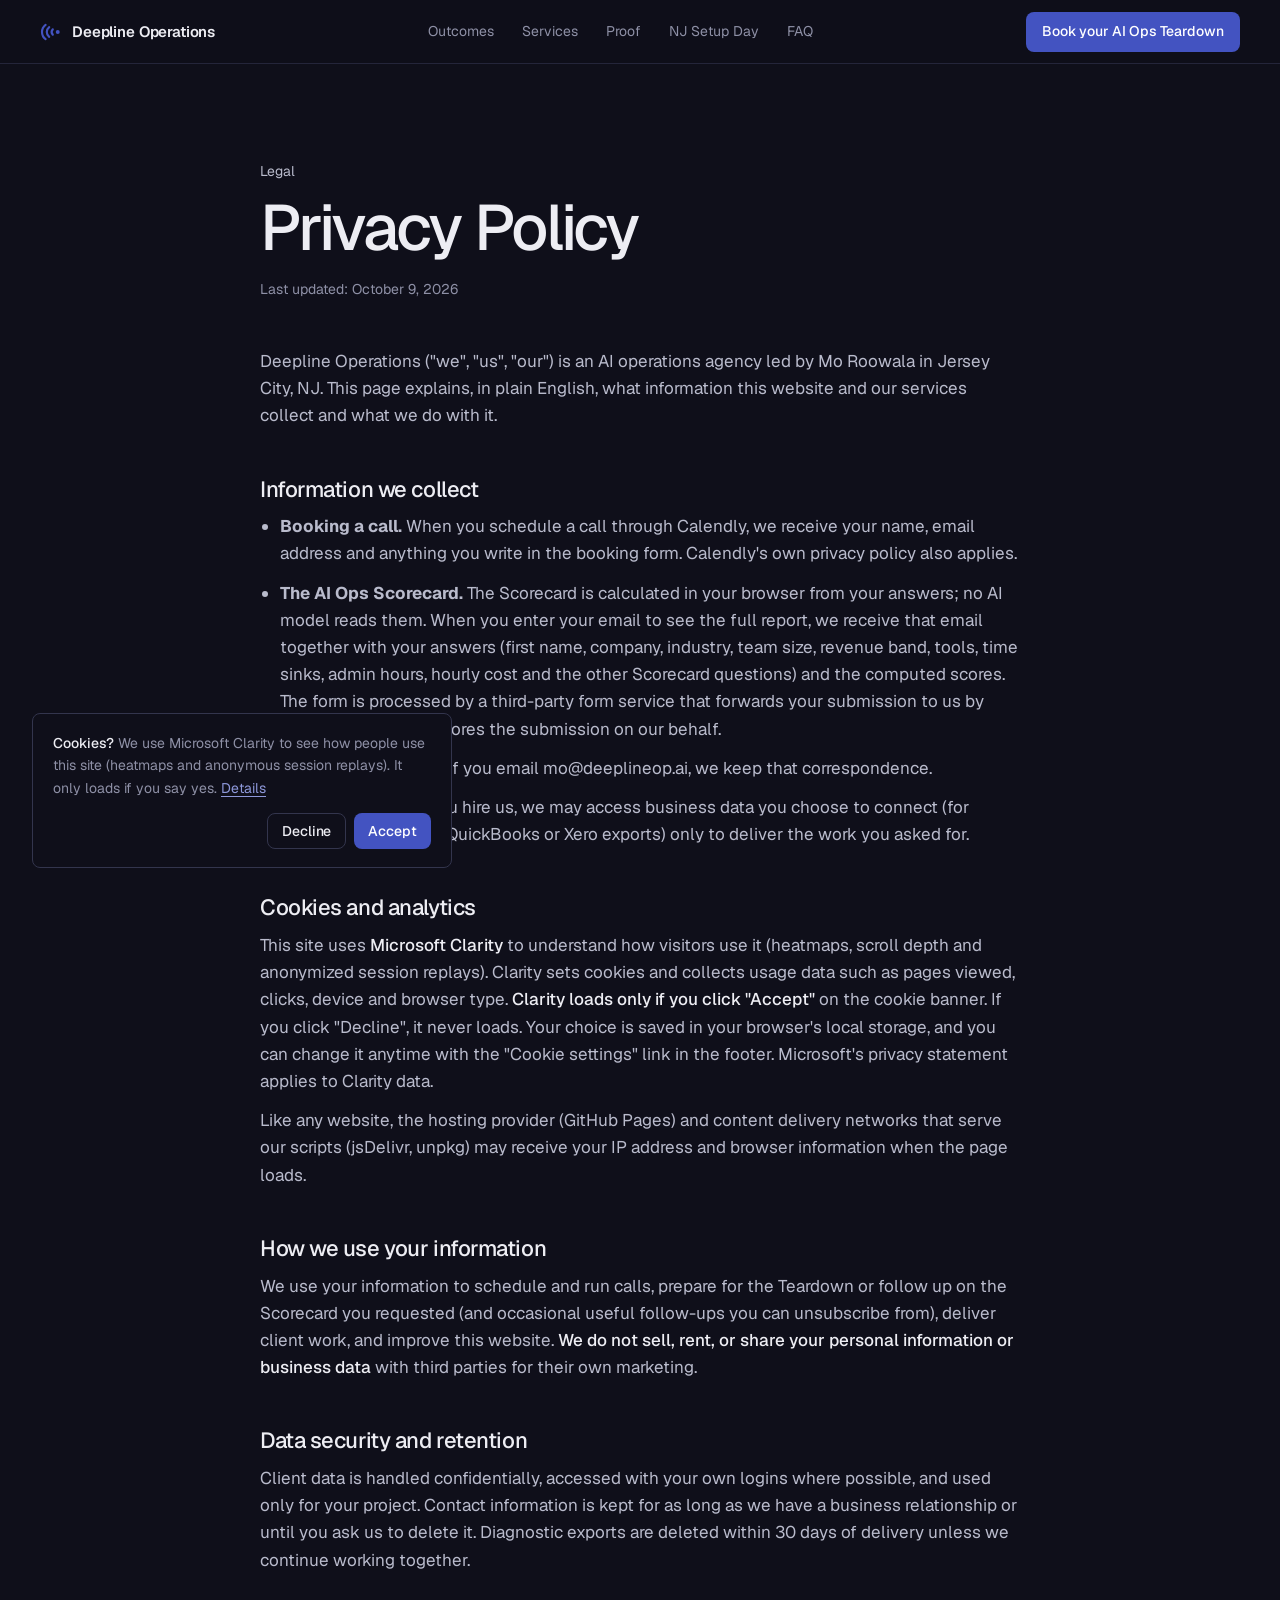
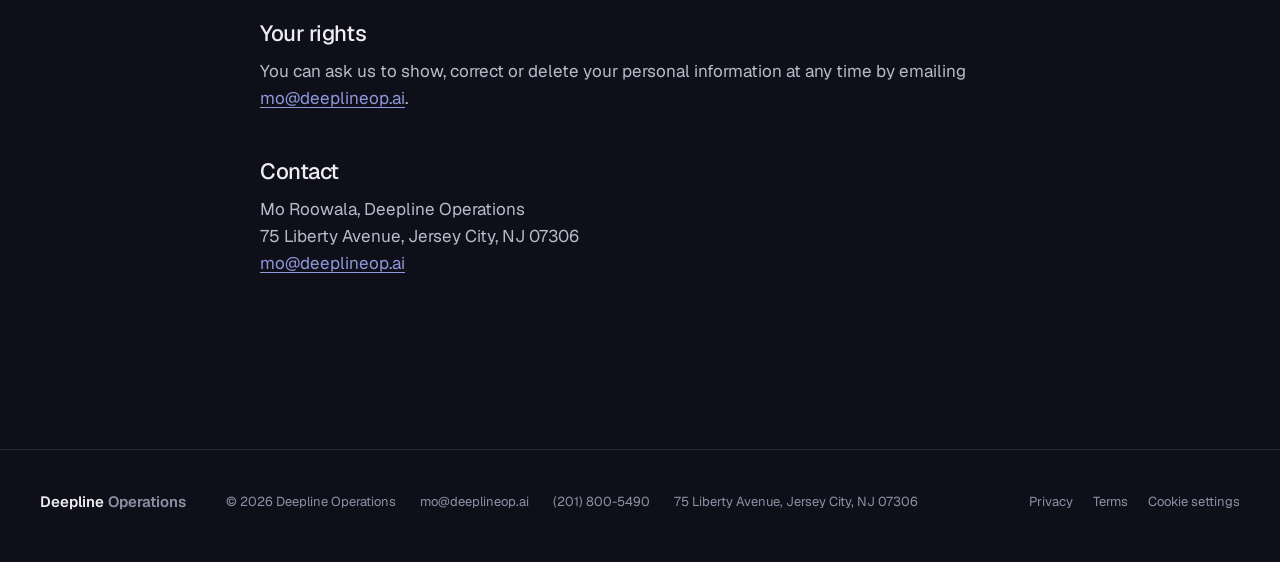
<file: privacy.html>
<!DOCTYPE html>
<html lang="en">
<head>
<meta charset="UTF-8">
<meta name="viewport" content="width=device-width, initial-scale=1.0">
<title>Privacy Policy | Deepline Operations</title>
<meta name="description" content="How Deepline Operations collects, uses and protects your information: calls, the AI Ops Scorecard, Microsoft Clarity cookies (only with consent), and client data.">
<meta name="robots" content="index, follow">
<meta name="theme-color" content="#0F0F1A">
<link rel="canonical" href="https://deeplineop.ai/privacy.html">
<meta property="og:title" content="Privacy Policy | Deepline Operations">
<meta property="og:description" content="How Deepline Operations collects, uses and protects your information: calls, the AI Ops Scorecard, Microsoft Clarity cookies (only with consent), and client data.">
<meta property="og:image" content="https://deeplineop.ai/og-image.png">
<meta property="og:type" content="website">
<meta property="og:site_name" content="Deepline Operations">
<meta name="twitter:card" content="summary_large_image">
<meta name="twitter:title" content="Privacy Policy | Deepline Operations">
<meta name="twitter:description" content="How Deepline Operations collects, uses and protects your information: calls, the AI Ops Scorecard, Microsoft Clarity cookies (only with consent), and client data.">
<meta name="twitter:image" content="https://deeplineop.ai/og-image.png">
<link rel="icon" href="/favicon.ico" sizes="48x48">
<link rel="icon" href="/favicon.svg" type="image/svg+xml">
<link rel="apple-touch-icon" href="/apple-touch-icon.png">
<link rel="manifest" href="/site.webmanifest">
<link rel="preload" href="/fonts/geist-latin.woff2" as="font" type="font/woff2" crossorigin>
<link rel="stylesheet" href="/css/site.css">
<script>document.documentElement.classList.add('js');if(matchMedia('(prefers-reduced-motion: reduce)').matches)document.documentElement.classList.add('rm');</script>
<script defer src="/js/consent.js"></script>
</head>
<body class="sub">
<header class="nav">
  <a class="brand" href="/" aria-label="Deepline Operations home">
    <svg class="mark" viewBox="0 0 24 20" width="22" height="18" aria-hidden="true"><g fill="none" stroke="currentColor" stroke-width="2.4" stroke-linecap="round"><path d="M6 18A10 10 0 0 1 6 2"/><path d="M10 15.5A7 7 0 0 1 10 4.5"/><path d="M14 13A4.5 4.5 0 0 1 14 7"/></g><circle cx="19.5" cy="10" r="2.2" fill="currentColor"/></svg>
    <span>Deepline Operations</span>
  </a>
  <nav class="nav-links" aria-label="Primary"><a href="/#outcomes">Outcomes</a><a href="/#offers">Services</a><a href="/#proof">Proof</a><a href="/#event">NJ Setup Day</a><a href="/#faq">FAQ</a></nav>
  <div class="nav-right"><a class="btn btn-primary" href="https://calendly.com/mo-deeplineop/30min"><span class="lbl-long">Book your AI Ops Teardown</span><span class="lbl-short">Book Teardown</span></a></div>
</header>
<main class="page"><div class="wrap">
  <p class="label">Legal</p>
  <h1>Privacy Policy</h1>
  <p class="meta">Last updated: October 9, 2026</p>
  <p>Deepline Operations ("we", "us", "our") is an AI operations agency led by Mo Roowala in Jersey City, NJ. This page explains, in plain English, what information this website and our services collect and what we do with it.</p>

  <h2>Information we collect</h2>
  <ul>
    <li><b>Booking a call.</b> When you schedule a call through Calendly, we receive your name, email address and anything you write in the booking form. Calendly's own privacy policy also applies.</li>
    <li><b>The AI Ops Scorecard.</b> The Scorecard is calculated in your browser from your answers; no AI model reads them. When you enter your email to see the full report, we receive that email together with your answers (first name, company, industry, team size, revenue band, tools, time sinks, admin hours, hourly cost and the other Scorecard questions) and the computed scores. The form is processed by a third-party form service that forwards your submission to us by email; that provider stores the submission on our behalf.</li>
    <li><b>Emails you send us.</b> If you email mo@deeplineop.ai, we keep that correspondence.</li>
    <li><b>Client data.</b> When you hire us, we may access business data you choose to connect (for example email, CRM, QuickBooks or Xero exports) only to deliver the work you asked for.</li>
  </ul>

  <h2 id="cookies">Cookies and analytics</h2>
  <p>This site uses <b>Microsoft Clarity</b> to understand how visitors use it (heatmaps, scroll depth and anonymized session replays). Clarity sets cookies and collects usage data such as pages viewed, clicks, device and browser type. <b>Clarity loads only if you click "Accept"</b> on the cookie banner. If you click "Decline", it never loads. Your choice is saved in your browser's local storage, and you can change it anytime with the "Cookie settings" link in the footer. Microsoft's privacy statement applies to Clarity data.</p>
  <p>Like any website, the hosting provider (GitHub Pages) and content delivery networks that serve our scripts (jsDelivr, unpkg) may receive your IP address and browser information when the page loads.</p>

  <h2>How we use your information</h2>
  <p>We use your information to schedule and run calls, prepare for the Teardown or follow up on the Scorecard you requested (and occasional useful follow-ups you can unsubscribe from), deliver client work, and improve this website. <b>We do not sell, rent, or share your personal information or business data</b> with third parties for their own marketing.</p>

  <h2>Data security and retention</h2>
  <p>Client data is handled confidentially, accessed with your own logins where possible, and used only for your project. Contact information is kept for as long as we have a business relationship or until you ask us to delete it. Diagnostic exports are deleted within 30 days of delivery unless we continue working together.</p>

  <h2>Your rights</h2>
  <p>You can ask us to show, correct or delete your personal information at any time by emailing <a href="mailto:mo@deeplineop.ai">mo@deeplineop.ai</a>.</p>

  <h2>Contact</h2>
  <p>Mo Roowala, Deepline Operations<br>75 Liberty Avenue, Jersey City, NJ 07306<br><a href="mailto:mo@deeplineop.ai">mo@deeplineop.ai</a></p>
</div></main>
<footer class="foot">
  <div class="wrap foot-grid">
    <div class="foot-brand">Deepline<span class="dim"> Operations</span></div>
    <div class="foot-meta">
      <span>© 2026 Deepline Operations</span>
      <a href="mailto:mo@deeplineop.ai">mo@deeplineop.ai</a>
      <a href="tel:2018005490">(201) 800-5490</a>
      <span>75 Liberty Avenue, Jersey City, NJ 07306</span>
    </div>
    <div class="foot-links"><a href="/privacy.html">Privacy</a><a href="/terms.html">Terms</a><a href="#" data-cookie-settings>Cookie settings</a></div>
  </div>
</footer>
</body>
</html>
</file>
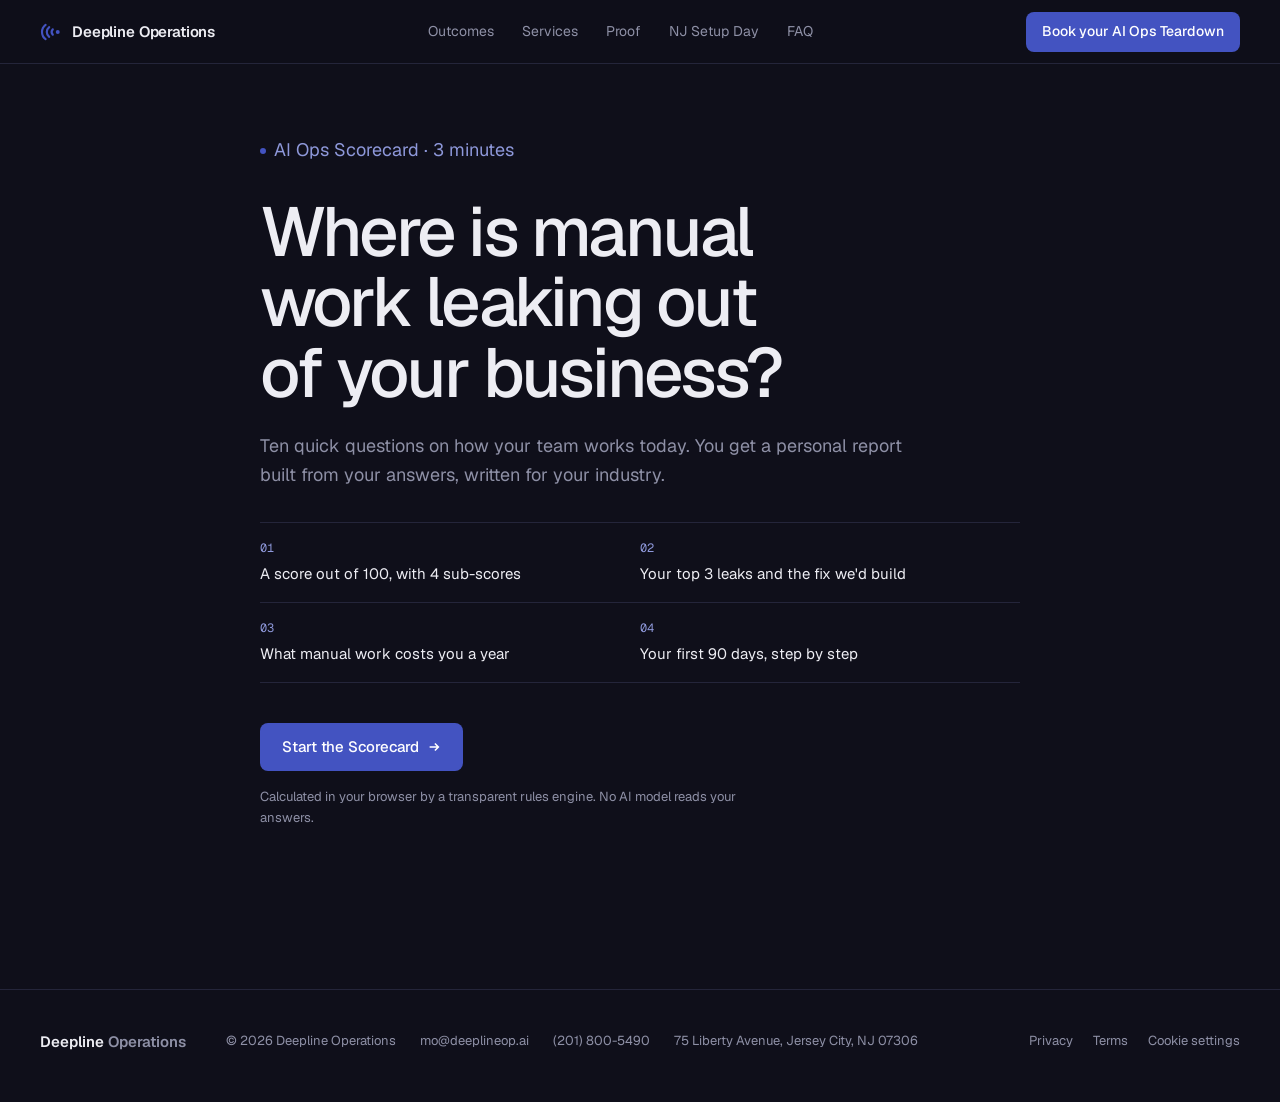
<file: scorecard.html>
<!DOCTYPE html>
<html lang="en">
<head>
<meta charset="UTF-8">
<meta name="viewport" content="width=device-width, initial-scale=1.0">
<title>AI Ops Scorecard: score your operation in 3 minutes | Deepline Operations</title>
<meta name="description" content="A quick 3-minute AI Ops Scorecard for small and growing businesses: a score out of 100, your top 3 leaks with the fix we would build, what manual work costs you a year, and a 90-day roadmap.">
<meta name="robots" content="index, follow">
<meta name="theme-color" content="#0F0F1A">
<link rel="canonical" href="https://deeplineop.ai/scorecard.html">
<meta property="og:title" content="AI Ops Scorecard: score your operation in 3 minutes | Deepline Operations">
<meta property="og:description" content="A quick 3-minute AI Ops Scorecard for small and growing businesses: a score out of 100, your top 3 leaks with the fix we would build, what manual work costs you a year, and a 90-day roadmap.">
<meta property="og:image" content="https://deeplineop.ai/og-image.png">
<meta property="og:type" content="website">
<meta property="og:site_name" content="Deepline Operations">
<meta name="twitter:card" content="summary_large_image">
<meta name="twitter:title" content="AI Ops Scorecard: score your operation in 3 minutes | Deepline Operations">
<meta name="twitter:description" content="A quick 3-minute AI Ops Scorecard for small and growing businesses: a score out of 100, your top 3 leaks with the fix we would build, what manual work costs you a year, and a 90-day roadmap.">
<meta name="twitter:image" content="https://deeplineop.ai/og-image.png">
<link rel="icon" href="/favicon.ico" sizes="48x48">
<link rel="icon" href="/favicon.svg" type="image/svg+xml">
<link rel="apple-touch-icon" href="/apple-touch-icon.png">
<link rel="manifest" href="/site.webmanifest">
<link rel="preload" href="/fonts/geist-latin.woff2" as="font" type="font/woff2" crossorigin>
<link rel="stylesheet" href="/css/site.css">
<script>document.documentElement.classList.add('js');if(matchMedia('(prefers-reduced-motion: reduce)').matches)document.documentElement.classList.add('rm');</script>
<script defer src="/js/consent.js"></script>
<link rel="stylesheet" href="/css/scorecard.css">
</head>
<body class="sub">
<header class="nav">
  <a class="brand" href="/" aria-label="Deepline Operations home">
    <svg class="mark" viewBox="0 0 24 20" width="22" height="18" aria-hidden="true"><g fill="none" stroke="currentColor" stroke-width="2.4" stroke-linecap="round"><path d="M6 18A10 10 0 0 1 6 2"/><path d="M10 15.5A7 7 0 0 1 10 4.5"/><path d="M14 13A4.5 4.5 0 0 1 14 7"/></g><circle cx="19.5" cy="10" r="2.2" fill="currentColor"/></svg>
    <span>Deepline Operations</span>
  </a>
  <nav class="nav-links" aria-label="Primary"><a href="/#outcomes">Outcomes</a><a href="/#offers">Services</a><a href="/#proof">Proof</a><a href="/#event">NJ Setup Day</a><a href="/#faq">FAQ</a></nav>
  <div class="nav-right"><a class="btn btn-primary" href="https://calendly.com/mo-deeplineop/30min"><span class="lbl-long">Book your AI Ops Teardown</span><span class="lbl-short">Book Teardown</span></a></div>
</header>
<main class="sc-page"><div class="wrap sc-wrap">
  <div class="sc-intro" id="scIntro">
    <p class="label accent"><span class="dot"></span>AI Ops Scorecard · 3 minutes</p>
    <h1>Where is manual work leaking out of your business?</h1>
    <p>Ten quick questions on how your team works today. You get a personal report built from your answers, written for your industry.</p>
    <ul>
      <li><span>01</span>A score out of 100, with 4 sub-scores</li>
      <li><span>02</span>Your top 3 leaks and the fix we'd build</li>
      <li><span>03</span>What manual work costs you a year</li>
      <li><span>04</span>Your first 90 days, step by step</li>
    </ul>
    <button class="btn btn-primary btn-lg" id="scStart" type="button"><span>Start the Scorecard</span><svg viewBox="0 0 16 16" width="14" height="14" aria-hidden="true"><path d="M3 8h10M9 4l4 4-4 4" fill="none" stroke="currentColor" stroke-width="1.8"/></svg></button>
    <p class="fine">Calculated in your browser by a transparent rules engine. No AI model reads your answers.</p>
    <noscript><p class="fine">The Scorecard needs JavaScript. Email <a href="mailto:mo@deeplineop.ai">mo@deeplineop.ai</a>, or <a href="https://calendly.com/mo-deeplineop/30min">book your Teardown</a>.</p></noscript>
  </div>
  <div class="sc-head" hidden><span class="lbl">AI Ops Scorecard</span><div class="sc-progress" id="scProgress" role="progressbar" aria-label="Scorecard progress" aria-valuemin="0" aria-valuemax="100" aria-valuenow="0"><i id="scBar"></i></div><span id="scCount" aria-hidden="true"></span></div>
  <div id="scStage"></div>
</div></main>
<footer class="foot">
  <div class="wrap foot-grid">
    <div class="foot-brand">Deepline<span class="dim"> Operations</span></div>
    <div class="foot-meta">
      <span>© 2026 Deepline Operations</span>
      <a href="mailto:mo@deeplineop.ai">mo@deeplineop.ai</a>
      <a href="tel:2018005490">(201) 800-5490</a>
      <span>75 Liberty Avenue, Jersey City, NJ 07306</span>
    </div>
    <div class="foot-links"><a href="/privacy.html">Privacy</a><a href="/terms.html">Terms</a><a href="#" data-cookie-settings>Cookie settings</a></div>
  </div>
</footer>
<script defer src="/js/scorecard-data.js"></script>
<script defer src="/js/scorecard.js"></script>
</body>
</html>
</file>
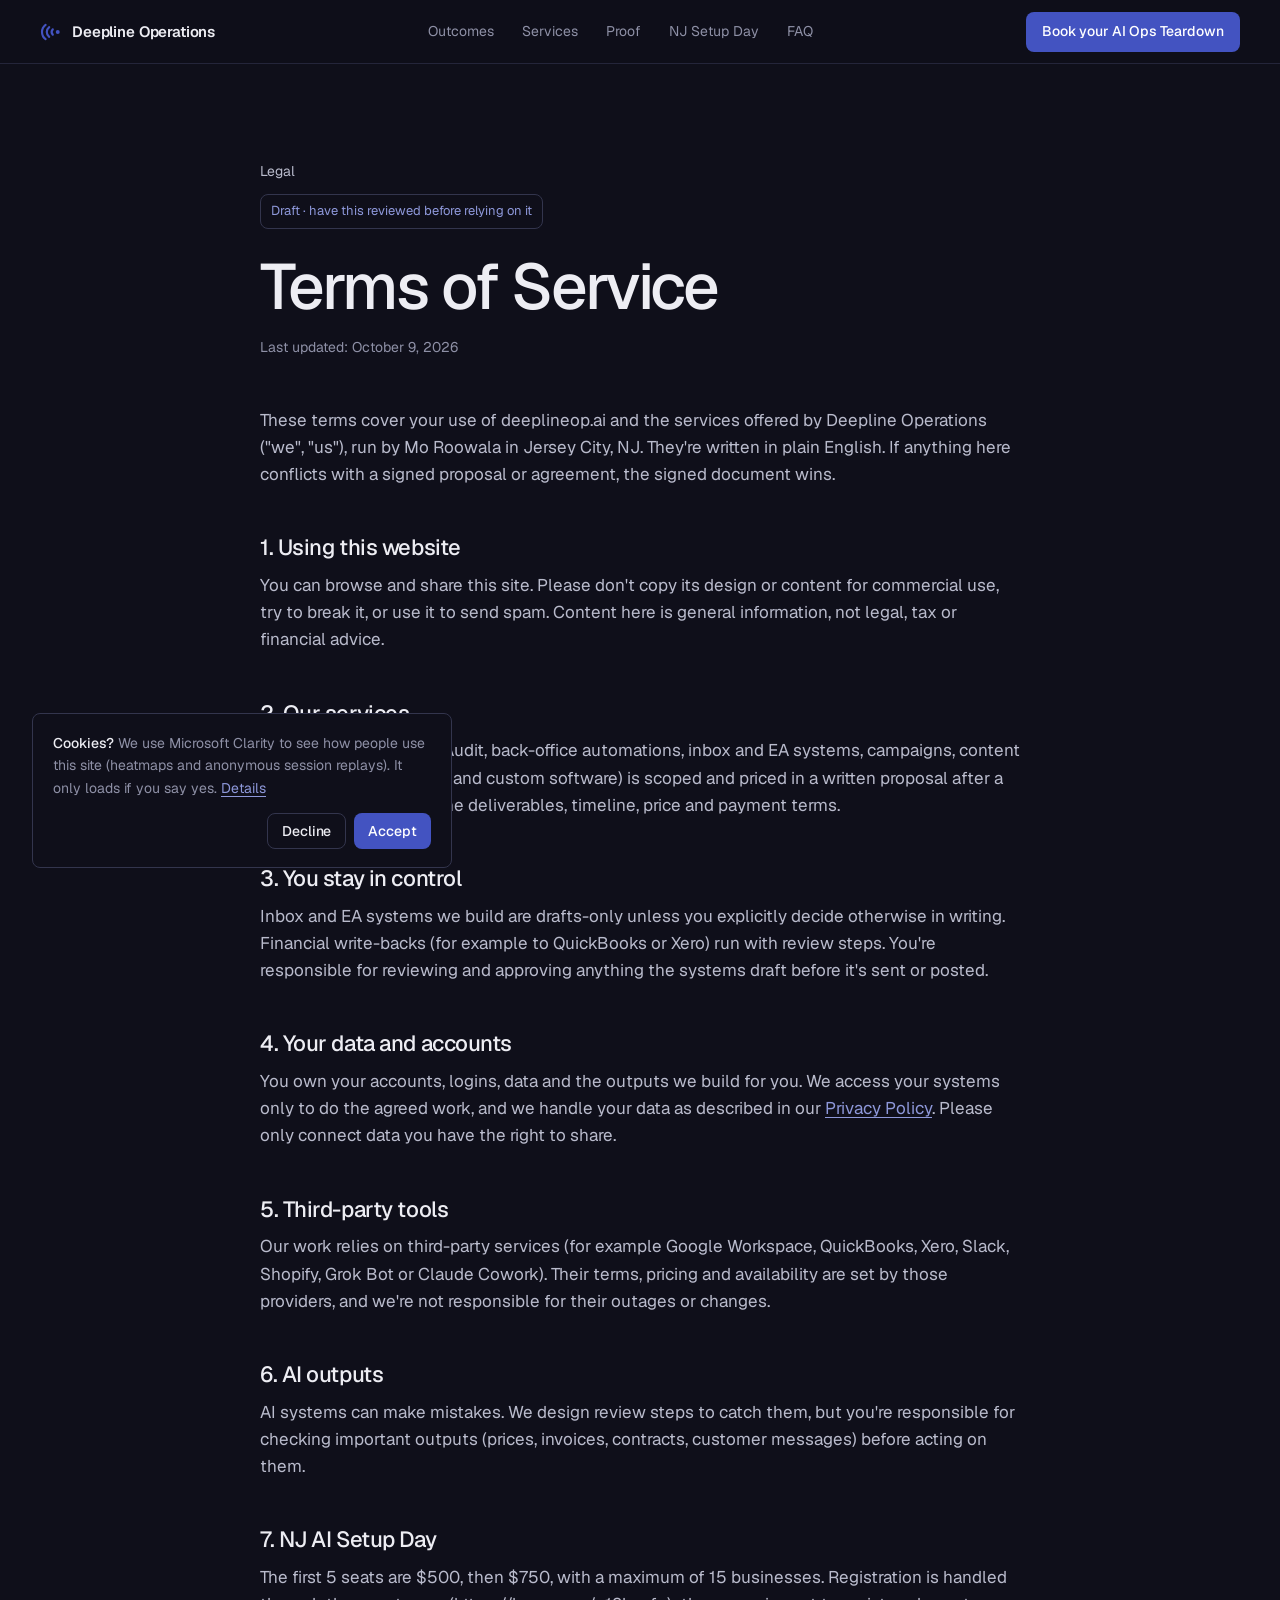
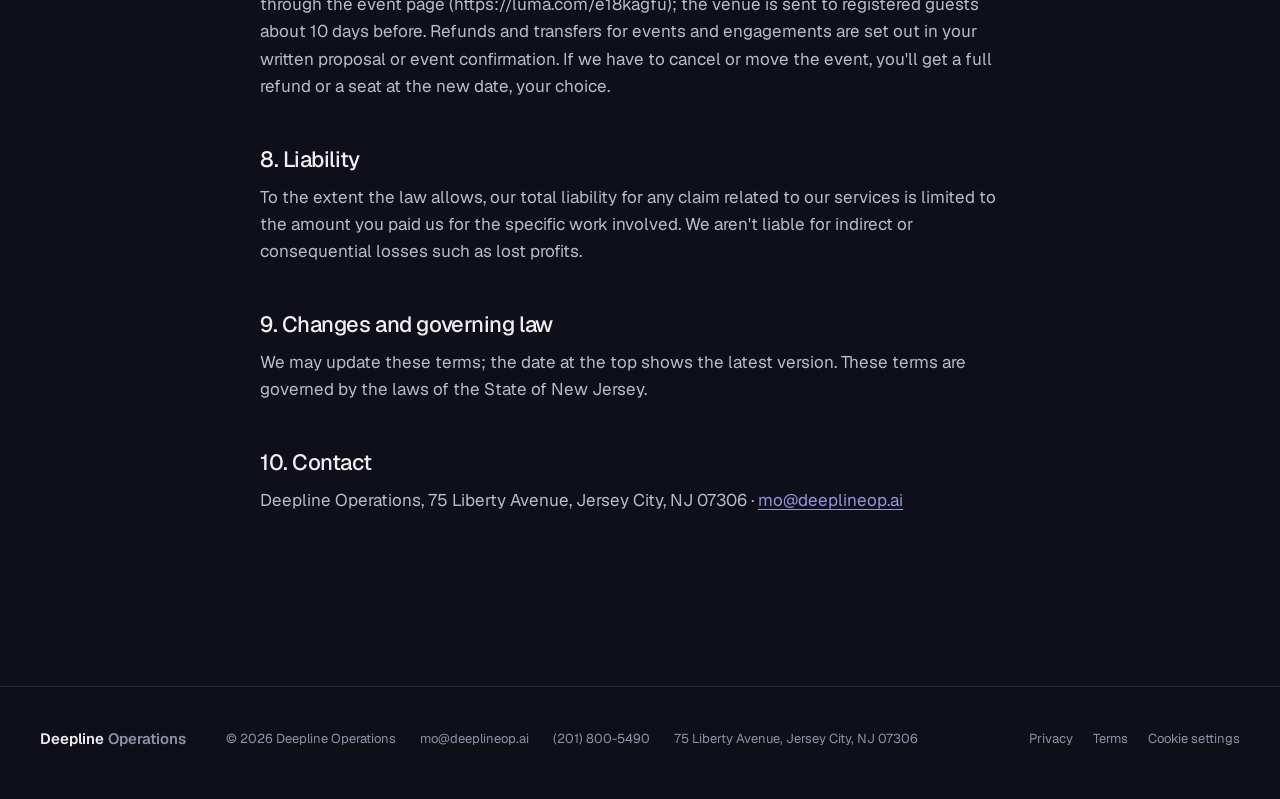
<file: terms.html>
<!DOCTYPE html>
<html lang="en">
<head>
<meta charset="UTF-8">
<meta name="viewport" content="width=device-width, initial-scale=1.0">
<title>Terms of Service | Deepline Operations</title>
<meta name="description" content="Plain-English terms for the Deepline Operations website, AI operations services, and the NJ AI Setup Day event.">
<meta name="robots" content="index, follow">
<meta name="theme-color" content="#0F0F1A">
<link rel="canonical" href="https://deeplineop.ai/terms.html">
<meta property="og:title" content="Terms of Service | Deepline Operations">
<meta property="og:description" content="Plain-English terms for the Deepline Operations website, AI operations services, and the NJ AI Setup Day event.">
<meta property="og:image" content="https://deeplineop.ai/og-image.png">
<meta property="og:type" content="website">
<meta property="og:site_name" content="Deepline Operations">
<meta name="twitter:card" content="summary_large_image">
<meta name="twitter:title" content="Terms of Service | Deepline Operations">
<meta name="twitter:description" content="Plain-English terms for the Deepline Operations website, AI operations services, and the NJ AI Setup Day event.">
<meta name="twitter:image" content="https://deeplineop.ai/og-image.png">
<link rel="icon" href="/favicon.ico" sizes="48x48">
<link rel="icon" href="/favicon.svg" type="image/svg+xml">
<link rel="apple-touch-icon" href="/apple-touch-icon.png">
<link rel="manifest" href="/site.webmanifest">
<link rel="preload" href="/fonts/geist-latin.woff2" as="font" type="font/woff2" crossorigin>
<link rel="stylesheet" href="/css/site.css">
<script>document.documentElement.classList.add('js');if(matchMedia('(prefers-reduced-motion: reduce)').matches)document.documentElement.classList.add('rm');</script>
<script defer src="/js/consent.js"></script>
</head>
<body class="sub">
<header class="nav">
  <a class="brand" href="/" aria-label="Deepline Operations home">
    <svg class="mark" viewBox="0 0 24 20" width="22" height="18" aria-hidden="true"><g fill="none" stroke="currentColor" stroke-width="2.4" stroke-linecap="round"><path d="M6 18A10 10 0 0 1 6 2"/><path d="M10 15.5A7 7 0 0 1 10 4.5"/><path d="M14 13A4.5 4.5 0 0 1 14 7"/></g><circle cx="19.5" cy="10" r="2.2" fill="currentColor"/></svg>
    <span>Deepline Operations</span>
  </a>
  <nav class="nav-links" aria-label="Primary"><a href="/#outcomes">Outcomes</a><a href="/#offers">Services</a><a href="/#proof">Proof</a><a href="/#event">NJ Setup Day</a><a href="/#faq">FAQ</a></nav>
  <div class="nav-right"><a class="btn btn-primary" href="https://calendly.com/mo-deeplineop/30min"><span class="lbl-long">Book your AI Ops Teardown</span><span class="lbl-short">Book Teardown</span></a></div>
</header>
<main class="page"><div class="wrap">
  <p class="label">Legal</p>
  <span class="draft-flag">Draft · have this reviewed before relying on it</span>
  <h1>Terms of Service</h1>
  <p class="meta">Last updated: October 9, 2026</p>
  <p>These terms cover your use of deeplineop.ai and the services offered by Deepline Operations ("we", "us"), run by Mo Roowala in Jersey City, NJ. They're written in plain English. If anything here conflicts with a signed proposal or agreement, the signed document wins.</p>

  <h2>1. Using this website</h2>
  <p>You can browse and share this site. Please don't copy its design or content for commercial use, try to break it, or use it to send spam. Content here is general information, not legal, tax or financial advice.</p>

  <h2>2. Our services</h2>
  <p>Every build (the AI Ops Audit, back-office automations, inbox and EA systems, campaigns, content pipelines, team AI setup and custom software) is scoped and priced in a written proposal after a call. The proposal sets the deliverables, timeline, price and payment terms.</p>

  <h2>3. You stay in control</h2>
  <p>Inbox and EA systems we build are drafts-only unless you explicitly decide otherwise in writing. Financial write-backs (for example to QuickBooks or Xero) run with review steps. You're responsible for reviewing and approving anything the systems draft before it's sent or posted.</p>

  <h2>4. Your data and accounts</h2>
  <p>You own your accounts, logins, data and the outputs we build for you. We access your systems only to do the agreed work, and we handle your data as described in our <a href="/privacy.html">Privacy Policy</a>. Please only connect data you have the right to share.</p>

  <h2>5. Third-party tools</h2>
  <p>Our work relies on third-party services (for example Google Workspace, QuickBooks, Xero, Slack, Shopify, Grok Bot or Claude Cowork). Their terms, pricing and availability are set by those providers, and we're not responsible for their outages or changes.</p>

  <h2>6. AI outputs</h2>
  <p>AI systems can make mistakes. We design review steps to catch them, but you're responsible for checking important outputs (prices, invoices, contracts, customer messages) before acting on them.</p>

  <h2>7. NJ AI Setup Day</h2>
  <p>The first 5 seats are $500, then $750, with a maximum of 15 businesses. Registration is handled through the event page (https://luma.com/e18kagfu); the venue is sent to registered guests about 10 days before. Refunds and transfers for events and engagements are set out in your written proposal or event confirmation. If we have to cancel or move the event, you'll get a full refund or a seat at the new date, your choice.</p>

  <h2>8. Liability</h2>
  <p>To the extent the law allows, our total liability for any claim related to our services is limited to the amount you paid us for the specific work involved. We aren't liable for indirect or consequential losses such as lost profits.</p>

  <h2>9. Changes and governing law</h2>
  <p>We may update these terms; the date at the top shows the latest version. These terms are governed by the laws of the State of New Jersey.</p>

  <h2>10. Contact</h2>
  <p>Deepline Operations, 75 Liberty Avenue, Jersey City, NJ 07306 · <a href="mailto:mo@deeplineop.ai">mo@deeplineop.ai</a></p>
</div></main>
<footer class="foot">
  <div class="wrap foot-grid">
    <div class="foot-brand">Deepline<span class="dim"> Operations</span></div>
    <div class="foot-meta">
      <span>© 2026 Deepline Operations</span>
      <a href="mailto:mo@deeplineop.ai">mo@deeplineop.ai</a>
      <a href="tel:2018005490">(201) 800-5490</a>
      <span>75 Liberty Avenue, Jersey City, NJ 07306</span>
    </div>
    <div class="foot-links"><a href="/privacy.html">Privacy</a><a href="/terms.html">Terms</a><a href="#" data-cookie-settings>Cookie settings</a></div>
  </div>
</footer>
</body>
</html>
</file>
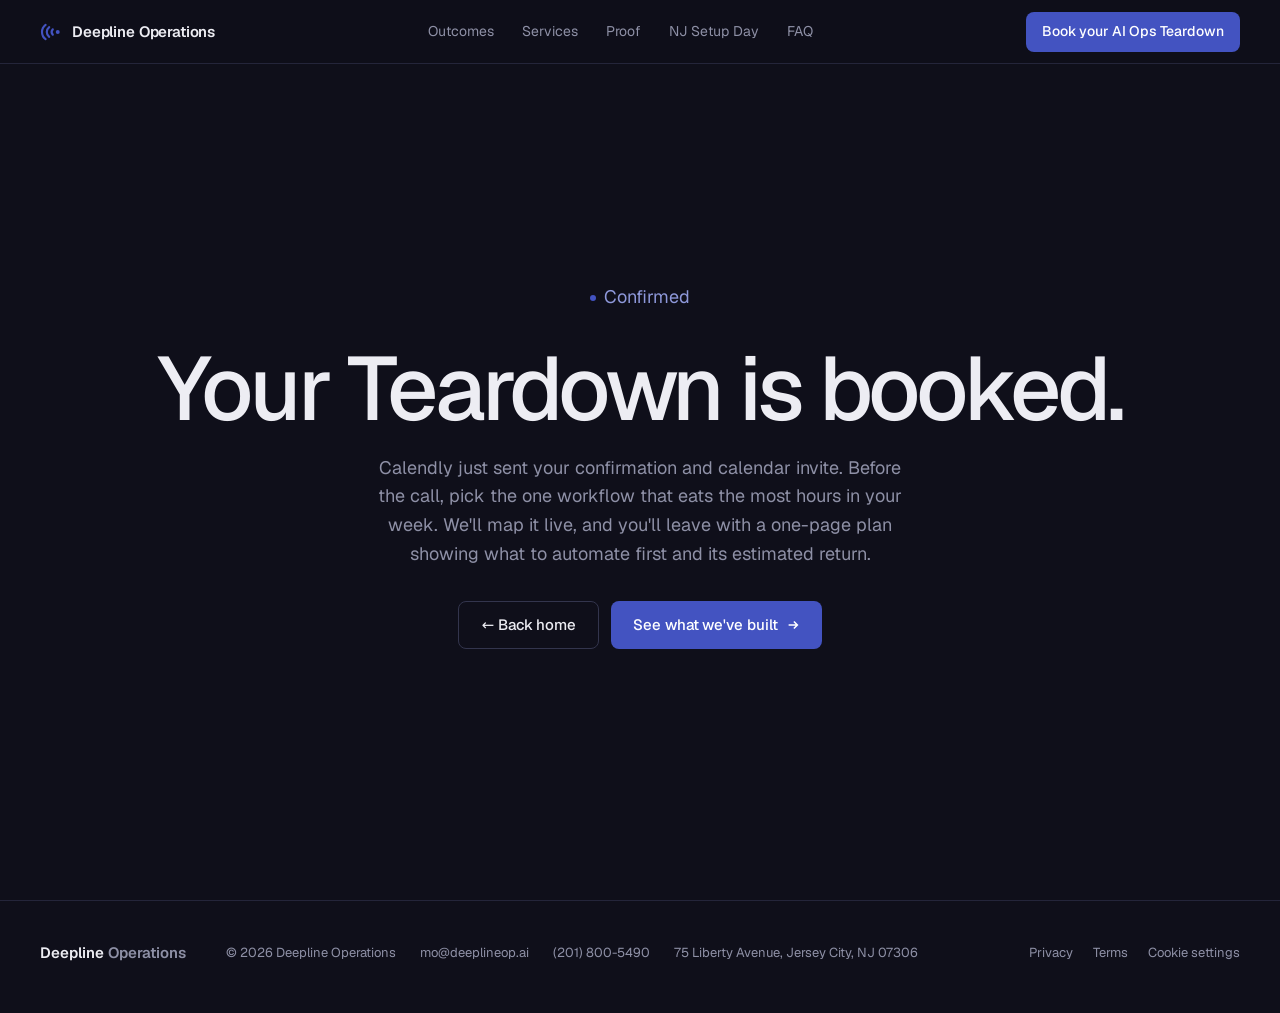
<file: thank-you.html>
<!DOCTYPE html>
<html lang="en">
<head>
<meta charset="UTF-8">
<meta name="viewport" content="width=device-width, initial-scale=1.0">
<title>Thanks, you're all set | Deepline Operations</title>
<meta name="description" content="Thanks for reaching out to Deepline Operations. Here's what happens next, and how to prepare for your 30-minute AI Ops Teardown.">
<meta name="robots" content="noindex, follow">
<meta name="theme-color" content="#0F0F1A">
<meta property="og:title" content="Thanks, you're all set | Deepline Operations">
<meta property="og:description" content="Thanks for reaching out to Deepline Operations. Here's what happens next, and how to prepare for your 30-minute AI Ops Teardown.">
<meta property="og:image" content="https://deeplineop.ai/og-image.png">
<meta property="og:type" content="website">
<meta property="og:site_name" content="Deepline Operations">
<meta name="twitter:card" content="summary_large_image">
<meta name="twitter:title" content="Thanks, you're all set | Deepline Operations">
<meta name="twitter:description" content="Thanks for reaching out to Deepline Operations. Here's what happens next, and how to prepare for your 30-minute AI Ops Teardown.">
<meta name="twitter:image" content="https://deeplineop.ai/og-image.png">
<link rel="icon" href="/favicon.ico" sizes="48x48">
<link rel="icon" href="/favicon.svg" type="image/svg+xml">
<link rel="apple-touch-icon" href="/apple-touch-icon.png">
<link rel="manifest" href="/site.webmanifest">
<link rel="preload" href="/fonts/geist-latin.woff2" as="font" type="font/woff2" crossorigin>
<link rel="stylesheet" href="/css/site.css">
<script>document.documentElement.classList.add('js');if(matchMedia('(prefers-reduced-motion: reduce)').matches)document.documentElement.classList.add('rm');</script>
<script defer src="/js/consent.js"></script>
</head>
<body class="sub">
<header class="nav">
  <a class="brand" href="/" aria-label="Deepline Operations home">
    <svg class="mark" viewBox="0 0 24 20" width="22" height="18" aria-hidden="true"><g fill="none" stroke="currentColor" stroke-width="2.4" stroke-linecap="round"><path d="M6 18A10 10 0 0 1 6 2"/><path d="M10 15.5A7 7 0 0 1 10 4.5"/><path d="M14 13A4.5 4.5 0 0 1 14 7"/></g><circle cx="19.5" cy="10" r="2.2" fill="currentColor"/></svg>
    <span>Deepline Operations</span>
  </a>
  <nav class="nav-links" aria-label="Primary"><a href="/#outcomes">Outcomes</a><a href="/#offers">Services</a><a href="/#proof">Proof</a><a href="/#event">NJ Setup Day</a><a href="/#faq">FAQ</a></nav>
  <div class="nav-right"><a class="btn btn-primary" href="https://calendly.com/mo-deeplineop/30min"><span class="lbl-long">Book your AI Ops Teardown</span><span class="lbl-short">Book Teardown</span></a></div>
</header>
<main class="center-page">
  <p class="label accent" id="tyLabel"><i class="dot"></i>Confirmed</p>
  <h1 id="tyH">Your Teardown is booked.</h1>
  <p id="tyP">Calendly just sent your confirmation and calendar invite. Before the call, pick the one workflow that eats the most hours in your week. We'll map it live, and you'll leave with a one-page plan showing what to automate first and its estimated return.</p>
  <div class="row">
    <a class="btn btn-secondary btn-lg" href="/">← Back home</a>
    <a class="btn btn-primary btn-lg" id="tyCta" href="/#proof"><span>See what we've built</span><svg viewBox="0 0 16 16" width="14" height="14" aria-hidden="true"><path d="M3 8h10M9 4l4 4-4 4" fill="none" stroke="currentColor" stroke-width="1.8"/></svg></a>
  </div>
</main>
<footer class="foot">
  <div class="wrap foot-grid">
    <div class="foot-brand">Deepline<span class="dim"> Operations</span></div>
    <div class="foot-meta">
      <span>© 2026 Deepline Operations</span>
      <a href="mailto:mo@deeplineop.ai">mo@deeplineop.ai</a>
      <a href="tel:2018005490">(201) 800-5490</a>
      <span>75 Liberty Avenue, Jersey City, NJ 07306</span>
    </div>
    <div class="foot-links"><a href="/privacy.html">Privacy</a><a href="/terms.html">Terms</a><a href="#" data-cookie-settings>Cookie settings</a></div>
  </div>
</footer>
<script>
(function(){
  var src=new URLSearchParams(location.search).get('src');
  if(src==='scorecard'||src==='checklist'){
    document.getElementById('tyH').textContent="Check your inbox.";
    document.getElementById('tyP').textContent="A copy of your AI Ops Scorecard is on its way to your email. If it isn't there in a few minutes, check spam or email mo@deeplineop.ai. When you're ready, a 30-minute Teardown walks through the report with you and turns it into a one-page plan.";
    var a=document.getElementById('tyCta'); a.href='https://calendly.com/mo-deeplineop/30min'; a.querySelector('span').textContent='Book your Teardown';
    document.title="Thanks, your Scorecard is on its way | Deepline Operations";
  }
})();
</script>
</body>
</html>
</file>
<file: css/site.css>
@font-face{font-family:'Geist';font-style:normal;font-weight:300 800;font-display:swap;src:url(../fonts/geist-latin.woff2) format('woff2');unicode-range:U+0000-00FF,U+0131,U+0152-0153,U+02BB-02BC,U+02C6,U+02DA,U+02DC,U+0304,U+0308,U+0329,U+2000-206F,U+20AC,U+2122,U+2191,U+2193,U+2212,U+2215,U+FEFF,U+FFFD}@font-face{font-family:'Geist';font-style:normal;font-weight:300 800;font-display:swap;src:url(../fonts/geist-latin-ext.woff2) format('woff2');unicode-range:U+0100-02BA,U+02BD-02C5,U+02C7-02CC,U+02CE-02D7,U+02DD-02FF,U+0304,U+0308,U+0329,U+1D00-1DBF,U+1E00-1E9F,U+1EF2-1EFF,U+2020,U+20A0-20AB,U+20AD-20C4,U+2113,U+2C60-2C7F,U+A720-A7FF}@font-face{font-family:'Geist Mono';font-style:normal;font-weight:400 600;font-display:swap;src:url(../fonts/geist-mono-latin.woff2) format('woff2');unicode-range:U+0000-00FF,U+0131,U+0152-0153,U+02BB-02BC,U+02C6,U+02DA,U+02DC,U+0304,U+0308,U+0329,U+2000-206F,U+20AC,U+2122,U+2191,U+2193,U+2212,U+2215,U+FEFF,U+FFFD}@font-face{font-family:'Geist Mono';font-style:normal;font-weight:400 600;font-display:swap;src:url(../fonts/geist-mono-latin-ext.woff2) format('woff2');unicode-range:U+0100-02BA,U+02BD-02C5,U+02C7-02CC,U+02CE-02D7,U+02DD-02FF,U+0304,U+0308,U+0329,U+1D00-1DBF,U+1E00-1E9F,U+1EF2-1EFF,U+2020,U+20A0-20AB,U+20AD-20C4,U+2113,U+2C60-2C7F,U+A720-A7FF}html.lenis,html.lenis body{height: auto}.lenis:not(.lenis-autoToggle).lenis-stopped{overflow: clip}.lenis [data-lenis-prevent],.lenis [data-lenis-prevent-wheel],.lenis [data-lenis-prevent-touch],.lenis [data-lenis-prevent-vertical],.lenis [data-lenis-prevent-horizontal]{overscroll-behavior: contain}.lenis.lenis-smooth iframe{pointer-events: none}.lenis.lenis-autoToggle{transition-property: overflow;transition-duration: 1ms;transition-behavior: allow-discrete}:root{--bg:#0F0F1A;--surf:rgba(237,237,243,.025);--line:#24253A;--line2:#33354D;--text:#EDEDF3;--muted:#8E90A6;--accent:#4353C1;--tint:#8E98DA;--r:8px;--sans:'Geist',ui-sans-serif,system-ui,-apple-system,'Segoe UI',sans-serif;--mono:'Geist Mono',ui-monospace,SFMono-Regular,Menlo,monospace;--max:1200px;--gut:32px;--gap:24px;--sec:160px;--nav:64px}@media (max-width:820px){:root{--gut:20px;--gap:16px;--sec:96px;--nav:56px}}*{box-sizing:border-box;margin:0;padding:0}html{background:var(--bg);-webkit-text-size-adjust:100%}body{font-family:var(--sans);color:var(--text);background:var(--bg);font-size:17px;line-height:1.6;-webkit-font-smoothing:antialiased;overflow-x:hidden}img{max-width:100%;display:block}a{color:inherit;text-decoration:none}button{font:inherit;color:inherit;background:none;border:0;cursor:pointer}::selection{background:var(--accent);color:#fff}:focus-visible{outline:2px solid var(--tint);outline-offset:3px;border-radius:4px}.mono{font-family:var(--mono)}.muted,.dim{color:var(--muted)}.wrap{max-width:calc(var(--max) + var(--gut)*2);margin:0 auto;padding:0 var(--gut)}.g12{display:grid;grid-template-columns:repeat(12,minmax(0,1fr));column-gap:var(--gap)}h1,h2,h3{font-weight:500;color:var(--text);text-wrap:balance}h2{font-size:clamp(32px,3.6vw,52px);line-height:1.08;letter-spacing:-.03em}h3{font-size:20px;line-height:1.3;letter-spacing:-.015em}p{color:var(--muted)}p b{color:var(--text);font-weight:500}.eyebrow{font-size:14px;color:var(--tint);margin-bottom:16px}.ph{color:var(--tint);font-family:var(--mono);font-size:.85em}.btn{display:inline-flex;align-items:center;justify-content:center;gap:8px;height:40px;padding:0 16px;border-radius:var(--r);font-size:14px;font-weight:500;letter-spacing:-.005em;white-space:nowrap;transition:background-color .15s,border-color .15s,color .15s}.btn-lg{height:48px;padding:0 22px;font-size:15px}.btn-primary{background:var(--accent);color:#fff}.btn-primary:hover{background:#4F5FCB}.btn-secondary{border:1px solid var(--line2);color:var(--text)}.btn-secondary:hover{border-color:var(--muted)}.btn svg{transition:transform .15s}.btn:hover svg{transform:translateX(2px)}.link{color:var(--tint);font-size:15px}.link:hover{color:var(--text)}.nav{position:fixed;inset:0 0 auto;z-index:50;height:var(--nav);background:rgba(15,15,26,.82);backdrop-filter:blur(12px);-webkit-backdrop-filter:blur(12px);border-bottom:1px solid var(--line)}.nav-in{height:100%;display:flex;align-items:center;justify-content:space-between;gap:24px}.brand{display:flex;align-items:center;gap:10px;font-weight:600;font-size:15px;letter-spacing:-.01em}.brand .mark{color:var(--accent)}.nav-links{display:flex;gap:28px;font-size:14px;color:var(--muted)}.nav-links a:hover{color:var(--text)}.nav-right{display:flex}.sub .nav{display:flex;align-items:center;justify-content:space-between;padding:0 max(var(--gut),calc((100% - var(--max))/2))}#brain,.poster{position:fixed;inset:0;width:100%;height:100%;z-index:0;pointer-events:none}.poster{object-fit:cover;opacity:0;visibility:hidden}.no-webgl .poster{opacity:1;visibility:visible}.no-webgl #brain{display:none}main,.foot{position:relative;z-index:1}.sec{position:relative;padding:var(--sec) 0;background:var(--bg)}.sec::before{content:"";position:absolute;top:0;height:1px;background:var(--line);left:max(var(--gut),calc((100% - var(--max))/2));right:max(var(--gut),calc((100% - var(--max))/2))}.sh{display:grid;grid-template-columns:repeat(12,minmax(0,1fr));column-gap:var(--gap);align-items:end;margin-bottom:64px}.sh h2{grid-column:1/8}.sh p{grid-column:8/13;font-size:17px;max-width:44ch}.sh h2 .muted{color:var(--muted)}.hero{position:relative;min-height:100svh;display:flex;flex-direction:column;justify-content:space-between;padding-top:calc(var(--nav) + 48px)}.hero-grid{flex:1;display:grid;grid-template-columns:repeat(12,minmax(0,1fr));column-gap:var(--gap);align-items:center;width:100%}.hero-copy{grid-column:1/7}.hero-title{font-size:clamp(48px,6.2vw,88px);line-height:1;letter-spacing:-.045em;margin-bottom:28px}.hero-title span{display:block}.hero-title .l2{color:var(--muted)}.hero-line{font-size:19px;line-height:1.55;max-width:34em;margin-bottom:36px}.hero-ctas{display:flex;gap:12px;flex-wrap:wrap}.statrow{display:grid;grid-template-columns:repeat(4,minmax(0,1fr));column-gap:var(--gap);border-top:1px solid var(--line);margin:56px 0 0;padding:24px 0 32px}.sr-cell{display:flex;flex-direction:column;gap:4px;padding-left:var(--gap);border-left:1px solid var(--line)}.sr-cell:first-child{padding-left:0;border-left:0}.sr-cell b{font-weight:500;font-size:22px;letter-spacing:-.02em;color:var(--text);font-variant-numeric:tabular-nums}.sr-cell span{font-size:14px;color:var(--muted)}.sr-lead b{color:var(--tint)}.statrow:hover .sr-lead span{color:var(--text)}.pillars{position:relative;height:160vh}.pillars-stage{position:sticky;top:0;height:100svh;display:flex;flex-direction:column;justify-content:space-between;padding:calc(var(--nav) + 64px) 0 64px}.pillars .sh{margin-bottom:0}.cols4{list-style:none;display:grid;grid-template-columns:repeat(4,minmax(0,1fr));column-gap:var(--gap);border-top:1px solid var(--line);padding-top:28px}.cols4 li{padding-left:var(--gap);border-left:1px solid var(--line)}.cols4 li:first-child{padding-left:0;border-left:0}.cols4 h3{margin-bottom:10px}.cols4 p{font-size:15px;line-height:1.55}.pillars .cols4{background:linear-gradient(to bottom,rgba(15,15,26,0),rgba(15,15,26,.9) 30%)}.console-grid{display:grid;grid-template-columns:repeat(12,minmax(0,1fr));column-gap:var(--gap);align-items:stretch}.console{grid-column:1/8;border:1px solid var(--line);border-radius:var(--r);background:var(--surf);display:flex;flex-direction:column;overflow:hidden}.con-bar{display:flex;justify-content:space-between;align-items:center;height:44px;padding:0 20px;border-bottom:1px solid var(--line);font-size:13px;color:var(--muted)}.con-live{display:flex;align-items:center;gap:8px;color:var(--text)}.con-live .dot{width:6px;height:6px;border-radius:50%;background:var(--accent);box-shadow:0 0 0 3px rgba(67,83,193,.25)}.con-clock{font-variant-numeric:tabular-nums}.con-stats{display:grid;grid-template-columns:repeat(3,1fr);border-bottom:1px solid var(--line)}.con-stats div{padding:16px 20px;border-left:1px solid var(--line)}.con-stats div:first-child{border-left:0}.con-stats b{display:block;font-weight:500;font-size:24px;letter-spacing:-.02em;font-variant-numeric:tabular-nums}.con-stats span{font-size:13px;color:var(--muted)}.feed{list-style:none;flex:1;min-height:416px;padding:4px 0}.feed li{display:grid;grid-template-columns:52px 1fr 92px;gap:16px;align-items:start;padding:12px 20px;border-bottom:1px solid var(--line);font-size:14px;line-height:1.45}.feed li:last-child{border-bottom:0}.feed .t{font-family:var(--mono);font-size:12.5px;color:var(--muted);padding-top:1px;font-variant-numeric:tabular-nums}.feed .msg{display:flex;flex-direction:column;gap:2px;min-width:0}.feed .txt{color:var(--text)}.feed .sys{font-size:12.5px;color:var(--muted)}.feed .st{display:flex;align-items:center;justify-content:flex-end;gap:7px;font-size:12.5px;color:var(--muted)}.feed .st i{width:6px;height:6px;border-radius:50%;border:1px solid var(--muted)}.feed .st.working{color:var(--tint)}.feed .st.working i{border-color:var(--tint);border-right-color:transparent;width:10px;height:10px;animation:spin .8s linear infinite}.feed .st.done{color:var(--text)}.feed .st.done i{background:var(--accent);border-color:var(--accent)}.con-foot{font-size:13px;padding:12px 20px;border-top:1px solid var(--line)}@keyframes spin{to{transform:rotate(360deg)}}.graph-wrap{grid-column:8/13;border:1px solid var(--line);border-radius:var(--r);display:flex;align-items:center;justify-content:center;padding:24px}.graph{width:100%;height:auto;max-height:560px;font-family:var(--sans)}.wire{fill:none;stroke:var(--line2);stroke-width:1;transition:stroke .15s}.wire.on{stroke:var(--accent)}.node rect{fill:var(--bg);stroke:var(--line2);stroke-width:1;transition:stroke .15s,fill .15s}.node text{fill:var(--muted);font-size:13px;transition:fill .15s}.node.on rect{stroke:var(--accent);fill:rgba(67,83,193,.12)}.node.on text{fill:var(--text)}.core-in{fill:var(--accent)}.core-t1{fill:#fff;font-size:15px;font-weight:600}.core-t2{fill:rgba(255,255,255,.8);font-size:11px}.big{font-size:clamp(36px,3.6vw,52px);font-weight:500;letter-spacing:-.035em;line-height:1;margin-bottom:12px;font-variant-numeric:tabular-nums;white-space:nowrap}.big .from{color:var(--muted)}.footnote{margin-top:40px;font-size:14px}.flow{list-style:none;border-top:1px solid var(--line)}.flow-item{border-bottom:1px solid var(--line)}.flow-row{position:relative;width:100%;display:grid;grid-template-columns:repeat(12,minmax(0,1fr));column-gap:var(--gap);align-items:center;text-align:left;padding:28px 0;overflow:hidden}.fi-n{grid-column:1/2;font-size:13px;color:var(--muted)}.fi-t{grid-column:2/8;font-size:clamp(20px,2vw,28px);font-weight:500;letter-spacing:-.02em;display:flex;align-items:center;gap:12px;flex-wrap:wrap}.tag-start{font-size:12px;font-weight:500;letter-spacing:0;color:var(--tint);border:1px solid var(--line2);border-radius:var(--r);padding:3px 8px}.fi-o{grid-column:8/12;font-size:15px;color:var(--muted)}.fi-plus{grid-column:12/13;justify-self:end;width:14px;height:14px;position:relative}.fi-plus::before,.fi-plus::after{content:"";position:absolute;left:0;top:6.5px;width:14px;height:1px;background:var(--muted);transition:transform .18s}.fi-plus::after{transform:rotate(90deg)}.flow-item.open .fi-plus::after{transform:rotate(0)}.marq{position:absolute;inset:0;background:var(--accent);overflow:hidden;transform:translateY(101%);pointer-events:none;display:flex;align-items:center}.marq-in{display:flex;white-space:nowrap;animation:marq 14s linear infinite}.marq-in span{font-size:clamp(20px,2vw,28px);font-weight:500;letter-spacing:-.02em;color:#fff;padding:0 32px}.marq-in span::after{content:"·";margin-left:64px;opacity:.6}@keyframes marq{to{transform:translateX(-50%)}}.flow-body{display:grid;grid-template-rows:0fr;transition:grid-template-rows .25s ease}.flow-item.open .flow-body{grid-template-rows:1fr}.fb-in{overflow:hidden;display:grid;grid-template-columns:repeat(12,minmax(0,1fr));column-gap:var(--gap)}.fb-in>*{grid-column:2/9}.fb-in p{color:var(--text);margin-bottom:12px}.fb-in ul{list-style:none;margin-bottom:20px}.fb-in li{color:var(--muted);padding-left:18px;position:relative;margin-bottom:6px;font-size:15px}.fb-in li::before{content:"";position:absolute;left:0;top:11px;width:8px;height:1px;background:var(--muted)}.fb-in .link{margin-bottom:32px;justify-self:start}.offers-foot{display:flex;justify-content:space-between;align-items:center;gap:24px;padding-top:40px}.offers-foot p{max-width:56ch}figcaption{font-size:13px;color:var(--muted);margin-top:10px}blockquote p{font-size:clamp(24px,2.4vw,34px);line-height:1.3;letter-spacing:-.02em;color:var(--text);margin-bottom:24px;text-wrap:balance}blockquote footer{font-size:14px;color:var(--muted)}.event{overflow:hidden}.ev-date{position:absolute;right:-2vw;top:50%;transform:translateY(-50%);font-size:clamp(160px,26vw,400px);font-weight:500;letter-spacing:-.06em;line-height:1;color:transparent;-webkit-text-stroke:1px var(--line);pointer-events:none;user-select:none;z-index:0}.event .wrap{position:relative;z-index:1}.facts{display:grid;grid-template-columns:repeat(3,minmax(0,1fr));column-gap:var(--gap);border-top:1px solid var(--line);border-bottom:1px solid var(--line);padding:28px 0;margin-bottom:40px}.facts div{padding-left:var(--gap);border-left:1px solid var(--line)}.facts div:first-child{padding-left:0;border-left:0}.facts b{display:block;font-weight:500;font-size:22px;letter-spacing:-.02em;margin-bottom:4px}.facts span{font-size:14px;color:var(--muted)}.ev-ctas{display:flex;gap:12px;flex-wrap:wrap}.step-n{display:block;font-size:13px;color:var(--muted);margin-bottom:24px}.about-grid{display:grid;grid-template-columns:repeat(12,minmax(0,1fr));column-gap:var(--gap);align-items:start}.mo{grid-column:1/5;margin:0}.mo img{width:100%;aspect-ratio:1;object-fit:cover;border-radius:var(--r);border:1px solid var(--line);filter:grayscale(1) contrast(1.02)}.about-copy{grid-column:6/12}.about-copy h2{margin-bottom:28px}.about-copy p{margin-bottom:18px;font-size:17px;line-height:1.65}.about-copy p:last-child{margin-bottom:0}.faq-grid{display:grid;grid-template-columns:repeat(12,minmax(0,1fr));column-gap:var(--gap);align-items:start}.faq-head{grid-column:1/6;display:flex;flex-direction:column;align-items:flex-start;gap:28px;position:sticky;top:calc(var(--nav) + 40px)}.faq-list{grid-column:7/13;border-top:1px solid var(--line)}.faq-list details{border-bottom:1px solid var(--line)}.faq-list summary{list-style:none;cursor:pointer;padding:22px 32px 22px 0;font-size:17px;font-weight:500;position:relative}.faq-list summary::-webkit-details-marker{display:none}.faq-list summary::after{content:"+";position:absolute;right:0;top:20px;color:var(--muted);font-weight:400;font-size:20px}.faq-list details[open] summary::after{content:"–"}.faq-list details p{padding:0 32px 22px 0;font-size:15px}.faq-list a{color:var(--tint);text-decoration:underline;text-underline-offset:3px}.lead-grid{display:grid;grid-template-columns:repeat(12,minmax(0,1fr));column-gap:var(--gap);align-items:start}.lead-grid>div:first-child{grid-column:1/7}.lead-grid>div:last-child{grid-column:7/13}.lead-sub{margin-bottom:28px}.lf{display:flex;flex-direction:column;gap:10px}.lf-row{display:flex;gap:8px}.lf label{font-size:14px;color:var(--text)}.lf input[type=email],.lf input[type=text]{flex:1;min-width:0;height:48px;border-radius:var(--r);border:1px solid var(--line2);background:transparent;color:var(--text);font:inherit;font-size:16px;padding:0 16px;outline:none;transition:border-color .15s}.lf input::placeholder{color:#5F617A}.lf input:focus{border-color:var(--tint)}.lf input[aria-invalid=true]{border-color:#E5484D}.lf .btn{height:48px}.lf .btn[disabled]{opacity:.7;cursor:progress}.lf .btn .spin{display:none;width:14px;height:14px;border-radius:50%;border:2px solid #fff;border-right-color:transparent;animation:spin .7s linear infinite}.lf.loading .btn .spin{display:inline-block}.lf-msg{min-height:20px;font-size:14px;color:var(--muted)}.lf-msg.err{color:#FF8A8D}.lf-msg.ok{color:var(--tint)}.lf .hp{position:absolute;left:-9999px;width:1px;height:1px;overflow:hidden}.lf-fine{font-size:13px}.lf-fine a{text-decoration:underline;text-underline-offset:3px}.final-in{text-align:center;display:flex;flex-direction:column;align-items:center}.final h2{font-size:clamp(36px,4.4vw,64px);max-width:16ch;margin-bottom:24px}.final p{max-width:48ch;margin-bottom:36px;font-size:18px}.foot{background:var(--bg);border-top:1px solid var(--line);padding:40px 0 48px}.foot-grid{display:grid;grid-template-columns:auto 1fr auto;gap:40px;align-items:center}.foot-brand{font-weight:600;font-size:15px}.foot-meta{display:flex;flex-wrap:wrap;gap:6px 24px;color:var(--muted);font-size:13px;font-family:var(--sans)}.foot-links{display:flex;flex-wrap:wrap;gap:20px;color:var(--muted);font-size:13px;font-family:var(--sans)}.foot a:hover{color:var(--text)}.mbar{display:none}@media (max-width:820px){.mbar{display:block;position:fixed;left:0;right:0;bottom:0;z-index:60;padding:12px var(--gut) calc(12px + env(safe-area-inset-bottom));background:rgba(15,15,26,.94);backdrop-filter:blur(12px);-webkit-backdrop-filter:blur(12px);border-top:1px solid var(--line);transform:translateY(100%);transition:transform .2s cubic-bezier(.2,.8,.2,1)}.mbar.show{transform:none}.mbar .btn{width:100%;height:48px;font-size:15px}.cookie-open .mbar{transform:translateY(100%)}}.cookie{position:fixed;left:var(--gut);bottom:var(--gut);z-index:80;max-width:420px;background:var(--bg);border:1px solid var(--line2);border-radius:var(--r);padding:18px 20px;font-size:14px;color:var(--muted);opacity:0;transform:translateY(8px);transition:opacity .18s,transform .18s}.cookie.show{opacity:1;transform:none}.cookie b{color:var(--text);font-weight:500}.cookie a{color:var(--tint);text-decoration:underline;text-underline-offset:3px}.cookie-btns{display:flex;gap:8px;justify-content:flex-end;margin-top:14px}.cookie .btn{height:36px;padding:0 14px;font-size:14px}.preload{position:fixed;inset:0;z-index:90;background:var(--bg);display:flex;flex-direction:column;align-items:center;justify-content:center;gap:20px;transition:opacity .25s,visibility .25s}.preload.done{opacity:0;visibility:hidden}.preload svg{color:var(--accent)}.pl-bar{width:120px;height:1px;background:var(--line);position:relative;overflow:hidden}.pl-bar i{position:absolute;inset:0;background:var(--accent);transform-origin:left;transform:scaleX(var(--p,0));transition:transform .12s}.pl-t{display:none}.label{font-size:14px;color:var(--muted);margin-bottom:20px;font-family:var(--sans)}.label.accent{color:var(--tint)}.label .dot{display:inline-block;width:6px;height:6px;border-radius:50%;background:var(--accent);margin-right:8px;vertical-align:middle}.page{position:relative;z-index:2;min-height:100svh;padding:calc(var(--nav) + 96px) 0 var(--sec)}.page .wrap{max-width:calc(760px + var(--gut)*2)}.page h1{font-size:clamp(40px,5vw,64px);letter-spacing:-.04em;line-height:1.05;margin-bottom:16px}.page .meta{color:var(--muted);margin-bottom:48px;font-size:14px;font-family:var(--sans)}.page h2{font-size:22px;letter-spacing:-.02em;margin:48px 0 12px}.page p,.page li{color:#B9BBCC;margin-bottom:12px}.page ul{padding-left:20px}.page a:not(.btn){color:var(--tint);text-decoration:underline;text-underline-offset:3px}.draft-flag{display:inline-block;border:1px solid var(--line2);color:var(--tint);font-size:13px;padding:6px 10px;border-radius:var(--r);margin-bottom:24px}.center-page{min-height:100svh;display:flex;flex-direction:column;align-items:center;justify-content:center;text-align:center;padding:calc(var(--nav) + 48px) var(--gut) 80px;position:relative;z-index:2}.center-page h1{font-size:clamp(48px,7vw,96px);letter-spacing:-.045em;line-height:1;margin-bottom:20px}.center-page p{color:var(--muted);max-width:46ch;font-size:18px;margin-bottom:32px}.center-page .row{display:flex;gap:12px;flex-wrap:wrap;justify-content:center}.grain,#smoke,.scroll-cue{display:none}@media (max-width:1100px){.nav-links{gap:20px}.hero-copy{grid-column:1/9}.console{grid-column:1/13}.graph-wrap{grid-column:1/13;margin-top:var(--gap);max-width:560px;justify-self:start;width:100%}}@media (max-width:820px){body{font-size:16px}.nav-links{display:none}.sh{display:block;margin-bottom:40px}.sh p{margin-top:16px}.hero{min-height:auto;padding-top:calc(var(--nav) + 40svh)}.hero-copy{grid-column:1/13}.hero-title{font-size:clamp(44px,12vw,64px);margin-bottom:20px}.hero-line{font-size:17px;margin-bottom:28px}.hero-ctas .btn{flex:1}.statrow{grid-template-columns:1fr 1fr;row-gap:20px;margin-top:48px}.sr-cell:nth-child(3){padding-left:0;border-left:0}.sr-cell b{font-size:19px}.pillars{height:auto}.pillars-stage{position:relative;height:auto;padding:var(--sec) 0;gap:60svh}.cols4{grid-template-columns:1fr;row-gap:0;padding-top:0;border-top:0}.cols4 li{padding:20px 0;border-left:0;border-top:1px solid var(--line)}.cols4 li:first-child{padding-left:0}.feed{min-height:0}.feed li{grid-template-columns:44px 1fr;gap:4px 12px}.feed .st{grid-column:2;justify-content:flex-start}.con-stats div{padding:12px 14px}.graph-wrap{padding:16px}.big{font-size:34px}.flow-row{grid-template-columns:32px 1fr 20px;padding:22px 0;row-gap:6px}.fi-n{grid-column:1}.fi-t{grid-column:2;font-size:20px}.fi-o{grid-column:2;grid-row:2;font-size:14px}.fi-plus{grid-column:3;grid-row:1}.fb-in{grid-template-columns:32px 1fr}.fb-in>*{grid-column:2}.offers-foot{flex-direction:column;align-items:flex-start}.facts{grid-template-columns:1fr;row-gap:20px}.facts div{padding-left:0;border-left:0}.ev-date{font-size:48vw;top:12%;transform:none}.ev-ctas .btn,.ev-ctas a{flex:1 1 100%}.about-grid,.faq-grid,.lead-grid{display:flex;flex-direction:column;gap:32px}.mo{max-width:280px}.faq-head{position:static}.faq-list{width:100%}.lf-row{flex-direction:column}.foot{padding-bottom:calc(96px + env(safe-area-inset-bottom))}.foot-grid{grid-template-columns:1fr;gap:20px}.cookie{left:var(--gut);right:var(--gut);bottom:var(--gut);max-width:none}}@media (prefers-reduced-motion:reduce){*,*::before,*::after{animation:none!important;transition:none!important}}.rm .marq{display:none}.pillars .sh h2{grid-column:1/10}.ev-date{top:auto;bottom:-0.12em;transform:none;right:-1vw;-webkit-text-stroke:1px rgba(36,37,58,.9)}.event .sh p{position:relative}@media (max-width:820px){.ev-date{display:none}.big{font-size:28px;white-space:normal}.lf input[type=email]{flex:none;height:48px}.lf-row .btn{width:100%}}.marq{background:#171A3A;border-top:1px solid var(--accent);border-bottom:1px solid var(--accent)}.marq-in span{color:var(--text)}.marq-in span::after{color:var(--tint);opacity:1}.marq{transform:translateY(101%);transition:transform .2s cubic-bezier(.16,1,.3,1)}.flow-row:hover .marq{transform:none}.flow-item.open .flow-row .marq{transform:translateY(101%)}sup{font-size:.6em;line-height:0;color:var(--muted)}.cta-note{margin-top:16px;font-size:14px;line-height:1.5;color:var(--muted);max-width:46ch}.final .cta-note{margin:16px auto 0}.lbl-short{display:none}@media (max-width:420px){.nav .lbl-long{display:none}.nav .lbl-short{display:inline}}.sc-teaser-facts{display:flex;gap:24px;list-style:none;padding:0;margin:0 0 28px;font-size:13px;color:var(--tint)}.sc-teaser-facts li+li{padding-left:24px;border-left:1px solid var(--line2)}@media (max-width:820px),(hover:none) and (pointer:coarse){.preload{display:none}}.feed{flex:none;height:530px;min-height:0;overflow:hidden;-webkit-mask-image:linear-gradient(#000 82%,transparent);mask-image:linear-gradient(#000 82%,transparent)}@media (max-width:820px){.feed{height:640px}}.feed{position:relative;padding:0}.feed li{position:absolute;top:4px;left:0;right:0;border-bottom:1px solid var(--line)}:root{--bleed:max(var(--gut),calc((100vw - var(--max))/2))}.how-note sup,.pf-note sup{color:var(--tint)}.how-head{display:grid;grid-template-columns:repeat(12,minmax(0,1fr));column-gap:var(--gap);align-items:start;margin-bottom:88px}.how-head h2{grid-column:1/9}.how-note{grid-column:10/13;margin-top:10px;padding-top:14px;border-top:1px solid var(--line2);font-size:14px;line-height:1.55;color:var(--muted)}.how-grid{display:grid;grid-template-columns:repeat(12,minmax(0,1fr));column-gap:var(--gap);align-items:start}.how-nav{grid-column:1/5;padding-right:16px}.how-tabs{display:flex;flex-direction:column;border-top:1px solid var(--line)}.how-tabs [role=tab]{appearance:none;background:none;border:0;border-bottom:1px solid var(--line);color:var(--muted);font:inherit;text-align:left;cursor:pointer;display:flex;gap:18px;align-items:baseline;padding:22px 0;font-size:clamp(20px,1.9vw,26px);font-weight:500;letter-spacing:-.025em;line-height:1.15;position:relative;transition:color .15s}.how-tabs [role=tab] .mono{font-size:12px;font-weight:400;letter-spacing:0;min-width:2ch;transform:translateY(-3px)}.how-tabs [role=tab]:hover,.how-tabs [role=tab][aria-selected=true]{color:var(--text)}.how-tabs [role=tab][aria-selected=true] .mono{color:var(--tint)}.how-tabs [role=tab][aria-selected=true]::after{content:"";position:absolute;left:0;right:0;bottom:-1px;height:1px;background:var(--accent)}.how-tabs [role=tab]:focus-visible{outline:2px solid var(--tint);outline-offset:-2px}.how-meta{display:none}.how-stage{grid-column:5/13;position:relative;display:grid;margin-right:calc(-1*var(--bleed));padding:48px var(--bleed) 44px 48px;border:1px solid var(--line);border-right:0;border-radius:var(--r) 0 0 var(--r);background:var(--surf);touch-action:pan-y}.how-big{position:absolute;top:-.52em;right:calc(var(--bleed) - .04em);font-size:clamp(120px,13vw,200px);font-weight:500;line-height:1;letter-spacing:-.06em;color:transparent;-webkit-text-stroke:1px var(--line2);pointer-events:none;user-select:none}.how-panel{grid-area:1/1;display:grid;grid-template-columns:minmax(0,1.45fr) minmax(0,1fr);grid-template-rows:auto 1fr;column-gap:48px;align-items:start;visibility:hidden;opacity:0;transition:opacity .25s ease,visibility 0s linear .25s}.how-panel.on{visibility:visible;opacity:1;transition:opacity .25s ease}.how-panel:focus-visible{outline:2px solid var(--tint);outline-offset:8px}.how-panel .dg{grid-column:1;grid-row:1;width:100%;height:auto;max-width:480px}.how-copy{grid-column:2;grid-row:1/3;align-self:end;padding-bottom:4px}.how-copy h3{font-size:24px;letter-spacing:-.025em;margin-bottom:12px}.how-copy p{font-size:15px;line-height:1.6;color:var(--muted)}.how-copy .link{font-size:15px;white-space:nowrap;text-decoration:underline;text-underline-offset:3px}.how-nums{grid-column:1;grid-row:2;display:grid;grid-template-columns:repeat(3,auto);justify-content:start;column-gap:40px;margin-top:28px;padding-top:16px;border-top:1px solid var(--line)}.how-nums div{display:flex;flex-direction:column-reverse;gap:2px}.how-nums dt{font-family:var(--mono);font-size:11px;color:var(--muted);text-transform:uppercase;letter-spacing:.02em}.how-nums dd{font-size:22px;font-weight:500;letter-spacing:-.03em;color:var(--muted);font-variant-numeric:tabular-nums;white-space:nowrap}.how-nums dd b{color:var(--text);font-weight:500}.dg text{font-family:var(--mono);font-size:10.5px;letter-spacing:.02em;fill:var(--muted)}.dg .t text,.dg text.t{font-family:var(--sans);font-size:12.5px;letter-spacing:-.01em;fill:var(--text)}.dg .t.sm text,.dg text.sm{font-size:11.5px}.dg text.mono-s{font-family:var(--mono);font-size:10.5px;letter-spacing:.04em}.dg .k,.dg text.k{fill:var(--tint)}.dg .m2 text{font-family:var(--sans);font-size:13px;fill:var(--text)}.dg text.big{font-family:var(--sans);font-size:64px;font-weight:500;letter-spacing:-.05em;fill:var(--text)}.dg .hl{stroke:var(--line);stroke-width:1;fill:none}.dg .ln,.dg .ln path{stroke:var(--line2);stroke-width:1;fill:none}.dg .dash{stroke-dasharray:3 3}.dg .dot{stroke:var(--tint);stroke-dasharray:1 4;stroke-linecap:round;stroke-width:1.5}.dg .nd rect{fill:var(--bg);stroke:var(--line2);stroke-width:1}.dg .acf,.dg .acf rect{fill:var(--accent)}.dg .tf{fill:var(--tint);opacity:.55}.dg .lf{fill:var(--line2)}.dg .guard{fill:rgba(67,83,193,.06);stroke:var(--accent);stroke-dasharray:4 3}.dg .stamp{fill:none;stroke:var(--text)}.dg .ivy{font-family:var(--sans);font-size:16px;font-weight:600;fill:#fff;letter-spacing:-.02em}.dg .ivy-s{font-size:9px;fill:rgba(255,255,255,.75);letter-spacing:.08em}.oc-head{margin-bottom:56px}.oc-head h2{max-width:14ch}.oc-nums{display:grid;grid-template-columns:repeat(12,minmax(0,1fr));column-gap:var(--gap);grid-template-rows:repeat(3,auto)}.oc-n{grid-column:9/13;border-top:1px solid var(--line);padding:18px 0 22px}.oc-n1{grid-column:1/8;grid-row:1/4;padding-top:24px;display:flex;flex-direction:column}.oc-k{font-size:12px;color:var(--muted);margin-bottom:10px}.oc-big{font-size:44px;font-weight:500;letter-spacing:-.04em;line-height:1;font-variant-numeric:tabular-nums;white-space:nowrap}.oc-big .from{color:var(--muted)}.oc-n1 .oc-big{font-size:clamp(96px,11.5vw,172px);letter-spacing:-.06em;line-height:.88;margin:auto 0 18px -.04em}.oc-n1 .oc-big .from{display:block;font-family:var(--mono);font-size:18px;letter-spacing:0;line-height:1;margin:0 0 14px .3em}.oc-c{font-size:14px;color:var(--muted);margin-top:8px}.oc-n1 .oc-c{font-size:15px;color:var(--text)}.oc-lede{margin:112px 0 40px calc(41.667% + var(--gap)/2);max-width:30ch;font-size:clamp(20px,1.8vw,26px);line-height:1.3;letter-spacing:-.02em;text-wrap:balance}.oc-tiles{list-style:none;display:grid;grid-template-columns:repeat(12,minmax(0,1fr));gap:1px;background:var(--line);border:1px solid var(--line);border-radius:var(--r);overflow:hidden}.oc-tiles li{grid-column:span 4;background:var(--bg);padding:24px 24px 28px;min-height:176px;display:flex;flex-direction:column;justify-content:flex-end}.oc-tiles li:nth-child(1){grid-column:span 5}.oc-tiles li:nth-child(2){grid-column:span 4}.oc-tiles li:nth-child(3){grid-column:span 3}.oc-tiles li:nth-child(4){grid-column:span 3}.oc-tiles li:nth-child(5){grid-column:span 5}.oc-tiles li:nth-child(6){grid-column:span 4}.oc-tiles li:nth-child(7){grid-column:span 7}.oc-tiles li:nth-child(8){grid-column:span 5}.oc-tiles .mono{font-size:12px;color:var(--muted);margin-bottom:auto;padding-bottom:36px}.oc-tiles h3{font-size:22px;letter-spacing:-.025em;line-height:1.15}.oc-tiles li:nth-child(1) h3,.oc-tiles li:nth-child(7) h3{font-size:32px;letter-spacing:-.035em}.oc-tiles p{font-size:14px;line-height:1.5;color:var(--muted);margin-top:6px;max-width:36ch}.pf-head{display:grid;grid-template-columns:repeat(12,minmax(0,1fr));column-gap:var(--gap);align-items:end;margin-bottom:56px}.pf-head h2{grid-column:1/10;font-size:clamp(44px,6.6vw,100px);line-height:.94;letter-spacing:-.05em}.pf-note{grid-column:10/13;padding-top:14px;border-top:1px solid var(--line2);font-size:14px;line-height:1.55;color:var(--muted)}.pf-grid{display:grid;grid-template-columns:repeat(12,minmax(0,1fr));gap:var(--gap)}.pf-track{display:contents}.pf-card{display:flex;flex-direction:column;min-width:0;border:1px solid var(--line);border-radius:var(--r);background:var(--surf);overflow:hidden}.pf-ivy{grid-column:1/9;grid-row:1/3}.pf-b2b{grid-column:9/13;grid-row:1/3}.pf-quote{grid-column:1/7;grid-row:3;margin:24px 0 0;padding:28px 32px 0 0;border-top:1px solid var(--line2)}.pf-ko{grid-column:7/10;grid-row:3}.pf-nc{grid-column:10/13;grid-row:3}.pf-pos{display:none}.pf-end{grid-column:1/13;grid-row:4;display:flex;align-items:center;justify-content:space-between;gap:24px;margin-top:56px;padding-top:32px;border-top:1px solid var(--line)}.pf-end p{font-size:clamp(28px,3.2vw,48px);font-weight:500;letter-spacing:-.04em;line-height:1.05}.pf-end p .mono{font-size:.5em;letter-spacing:0;color:var(--tint);vertical-align:.35em;font-weight:400}.pf-media{position:relative;margin:0;background:#0B0B14;border-bottom:1px solid var(--line)}.pf-media img{display:block;width:100%;height:auto}.pf-media figcaption{position:absolute;left:12px;bottom:12px;font-size:11px;color:var(--muted);background:rgba(15,15,26,.88);border:1px solid var(--line);border-radius:4px;padding:3px 8px}.pf-collage{padding:0 0 56px}.pf-collage .pf-sticker{position:absolute;right:14px;bottom:14px;width:52%;border:1px solid var(--line2);border-radius:6px;box-shadow:0 16px 40px rgba(0,0,0,.55);transform:rotate(-1.5deg)}.pf-collage figcaption{bottom:18px}.pf-type{display:flex;align-items:flex-end;min-height:200px;padding:28px 24px 24px}.pf-type blockquote p{font-size:30px;line-height:1.05;letter-spacing:-.035em;margin-bottom:12px;text-wrap:balance}.pf-type footer{font-size:11px}.pf-pipe{list-style:none;counter-reset:p;width:100%;font-size:12px}.pf-pipe li{counter-increment:p;display:flex;gap:14px;padding:6px 0;border-bottom:1px solid var(--line);color:var(--text)}.pf-pipe li:last-child{border-bottom:0;color:var(--tint)}.pf-pipe li::before{content:"0" counter(p);color:var(--muted)}.pf-body{flex:1;display:flex;flex-direction:column;gap:14px;padding:22px 24px 24px}.pf-k{font-size:12px;color:var(--muted)}.pf-k span{color:var(--tint);margin-right:10px}.pf-body h3{font-size:22px;letter-spacing:-.025em;line-height:1.15}.pf-stats{display:grid;grid-template-columns:1fr 1fr;gap:14px 16px;padding-top:14px;border-top:1px solid var(--line)}.pf-stats.one{grid-template-columns:1fr}.pf-stats div{display:flex;flex-direction:column-reverse;gap:3px;min-width:0}.pf-stats dd{font-size:24px;font-weight:500;letter-spacing:-.035em;line-height:1.05;font-variant-numeric:tabular-nums}.pf-stats dt{font-size:12px;line-height:1.35;color:var(--muted)}.pf-build{margin-top:auto;padding-top:6px}.pf-build summary{list-style:none;cursor:pointer;display:inline-flex;gap:6px;font-size:14px;color:var(--tint)}.pf-build summary::-webkit-details-marker{display:none}.pf-build summary::after{content:"→";transition:transform .15s}.pf-build[open] summary::after{transform:rotate(90deg)}.pf-build summary:hover{color:var(--text)}.pf-build p{font-size:14px;line-height:1.55;color:var(--muted);margin-top:10px}.pf-build .pf-tags{font-size:11.5px;color:var(--text);opacity:.8}.pf-ivy .pf-body{display:grid;grid-template-columns:minmax(0,1fr) minmax(0,1fr);grid-template-rows:auto auto 1fr;column-gap:32px;row-gap:12px;padding:24px 28px 28px}.pf-ivy .pf-k{grid-column:1}.pf-ivy h3{grid-column:1;font-size:32px;letter-spacing:-.04em;line-height:1.05}.pf-ivy .pf-build{grid-column:1}.pf-ivy .pf-stats{grid-column:2;grid-row:1/4;align-self:start;border-top:0;padding-top:0}.pf-ivy .pf-stats dd{font-size:30px}.pf-quote blockquote p{font-size:clamp(22px,2vw,28px);line-height:1.3;letter-spacing:-.02em;margin-bottom:20px;text-indent:-.42em}.pf-quote figcaption{display:flex;align-items:center;gap:12px;font-size:14px}.pf-quote figcaption b{display:block;font-weight:500}.pf-quote figcaption .muted{display:block;font-size:13px}.pf-av{flex:none;display:grid;place-items:center;width:36px;height:36px;border-radius:50%;border:1px solid var(--line2);font-size:12px;color:var(--tint)}@media (max-width:1023px){.how-head,.pf-head{display:block;margin-bottom:36px}.how-note,.pf-note{margin-top:20px;max-width:46ch}.how-grid{display:block}.how-nav{padding:0}.how-tabs{flex-direction:row;gap:8px;border:0;overflow-x:auto;scroll-snap-type:x mandatory;scrollbar-width:none;margin:0 calc(-1*var(--gut));padding:0 var(--gut) 2px;scroll-padding:0 var(--gut)}.how-tabs::-webkit-scrollbar{display:none}.how-tabs [role=tab]{flex:0 0 auto;scroll-snap-align:start;gap:8px;padding:10px 14px;border:1px solid var(--line2);border-radius:var(--r);font-size:15px;letter-spacing:-.01em;white-space:nowrap}.how-tabs [role=tab] .mono{transform:none;font-size:11px}.how-tabs [role=tab][aria-selected=true]{border-color:var(--accent);background:rgba(67,83,193,.16)}.how-tabs [role=tab][aria-selected=true]::after{display:none}.how-meta{display:flex;justify-content:space-between;align-items:center;margin:14px 0 0;font-size:11px;color:var(--muted)}.how-prog{display:flex;gap:4px}.how-prog i,.pf-dash i{display:block;width:14px;height:2px;background:var(--line2);transition:width .2s,background .2s}.how-prog i.on,.pf-dash i.on{width:26px;background:var(--tint)}.how-stage{margin:44px calc(-1*var(--gut)) 0 0;padding:28px var(--gut) 28px 20px}.how-big{font-size:96px;top:-.5em;right:calc(var(--gut) - .04em)}.how-panel{display:block}.how-panel .dg{max-width:520px}.how-copy{margin-top:24px}.how-copy h3{font-size:20px;margin-bottom:8px}.how-nums{grid-template-columns:repeat(3,minmax(0,1fr));column-gap:12px;margin-top:20px}.how-nums dd{font-size:19px}.how-nums dt{font-size:10px}.oc-head{margin-bottom:36px}.oc-nums{grid-template-columns:1fr 1fr;grid-template-rows:none;column-gap:16px}.oc-n,.oc-n1{grid-column:auto;grid-row:auto;padding:16px 0 20px}.oc-n1 .oc-big,.oc-big{font-size:clamp(32px,8.6vw,52px);letter-spacing:-.045em;line-height:1;margin:0}.oc-big .from,.oc-n1 .oc-big .from{display:block;font-family:var(--mono);font-size:12px;letter-spacing:0;margin:0 0 6px}.oc-c,.oc-n1 .oc-c{font-size:13px;line-height:1.4;color:var(--muted)}.oc-k{font-size:11px;margin-bottom:8px}.oc-lede{margin:56px 0 28px 16%;font-size:20px}.oc-tiles{grid-template-columns:1fr 1fr}.oc-tiles li,.oc-tiles li:nth-child(n){grid-column:span 1;min-height:0;padding:18px 16px 20px}.oc-tiles li:nth-child(1),.oc-tiles li:nth-child(6){grid-column:span 2}.oc-tiles .mono{padding-bottom:20px;font-size:11px}.oc-tiles h3,.oc-tiles li:nth-child(n) h3{font-size:17px;letter-spacing:-.02em}.oc-tiles li:nth-child(1) h3,.oc-tiles li:nth-child(6) h3{font-size:24px}.oc-tiles p{font-size:13px}.pf-head h2{font-size:clamp(44px,12vw,72px)}.pf-grid{display:block}.pf-track{display:flex;gap:12px;overflow-x:auto;scroll-snap-type:x mandatory;overscroll-behavior-x:contain;scrollbar-width:none;margin:0 calc(-1*var(--gut));padding:0 var(--gut) 4px;scroll-padding:0 var(--gut)}.pf-track::-webkit-scrollbar{display:none}.pf-track:focus-visible{outline:2px solid var(--tint);outline-offset:-2px}.pf-card{flex:0 0 min(86%,440px);scroll-snap-align:start}.pf-ivy .pf-body{display:flex;padding:20px}.pf-ivy h3{font-size:22px;letter-spacing:-.025em}.pf-ivy .pf-stats{border-top:1px solid var(--line);padding-top:14px}.pf-ivy .pf-stats dd{font-size:24px}.pf-body{padding:20px}.pf-media img{aspect-ratio:16/10;object-fit:cover;object-position:top left}.pf-collage{padding:0;aspect-ratio:16/10;overflow:hidden}.pf-collage img:first-child{height:100%}.pf-collage .pf-sticker{width:50%;aspect-ratio:auto;height:auto;bottom:10px;right:10px}.pf-type{aspect-ratio:16/10;min-height:0;padding:20px}.pf-type blockquote p{font-size:28px}.pf-pipe li{padding:3px 0}.pf-pos{display:flex;align-items:center;gap:12px;margin-top:16px;font-size:11px;color:var(--muted)}.pf-dash{display:flex;gap:4px;margin-left:auto}.pf-quote{margin:56px 0 0;padding:24px 0 0}.pf-quote blockquote p{font-size:20px}.pf-end{flex-direction:column;align-items:flex-start;margin-top:48px;padding-top:28px}.pf-end p{font-size:30px}}@media (min-width:1024px){.how-pin.is-pinned .how-sticky{position:sticky;top:calc(var(--nav) + 11vh)}}.oc-big .unit{color:var(--muted);font-size:.55em;letter-spacing:-.02em}.pf-stats dd .from{color:var(--muted);font-size:.62em;letter-spacing:-.02em}.pf-stats dd{white-space:nowrap}.pf-ivy .pf-body{grid-template-columns:minmax(0,.9fr) minmax(0,1.1fr)}@media (max-width:1023px){.how-stage{padding-left:16px}.dg text{font-size:12.5px}.dg .t text,.dg text.t,.dg .m2 text{font-size:14.5px}.dg .t.sm text,.dg text.sm{font-size:13.5px}.dg text.mono-s{font-size:12px}.pf-media figcaption{font-size:10px;max-width:calc(100% - 24px)}.pf-stats dd{font-size:clamp(20px,5.6vw,24px)}}.pf-stats dd{white-space:normal}.pf-stats dd:has(.from){white-space:nowrap}.pf-nc .pf-stats{grid-template-columns:1fr}@media (max-width:1023px){.pf-nc .pf-stats{grid-template-columns:1fr 1fr}}.how,.pf{overflow-x:clip}@media (max-width:1023px){.how-big{right:-.08em}}.dg-slot{display:block}.dg-slot svg{display:block;width:100%;height:auto}html:not(.js) .how-panel{visibility:visible;opacity:1;grid-area:auto;margin-bottom:48px}
</file>
<file: css/scorecard.css>
/* AI Ops Scorecard. Same visual system: hairlines, one 8px radius, indigo accent only. */
.sc-page{position:relative;z-index:2;min-height:100svh;padding:calc(var(--nav) + 72px) 0 var(--sec)}
.sc-wrap{max-width:calc(760px + var(--gut)*2)}
.sc-page.wide .sc-wrap{max-width:calc(1000px + var(--gut)*2)}
.sc-intro h1{font-size:clamp(40px,5.4vw,72px);line-height:1.02;letter-spacing:-.04em;margin-bottom:24px}
.sc-intro>p{color:var(--muted);font-size:18px;max-width:56ch;margin-bottom:32px}
.sc-intro ul{list-style:none;display:grid;grid-template-columns:repeat(2,minmax(0,1fr));gap:0;border-top:1px solid var(--line);margin:0 0 40px}
.sc-intro li{padding:16px 16px 16px 0;border-bottom:1px solid var(--line);font-size:15px;color:var(--text)}
.sc-intro li span{display:block;font-family:var(--mono);font-size:12px;color:var(--tint);margin-bottom:4px}
.sc-intro .fine{font-size:13px;color:var(--muted);margin-top:16px;margin-bottom:0}

.sc-head{display:flex;align-items:center;gap:16px;margin-bottom:48px}
.sc-head .lbl{font-size:13px;color:var(--muted);white-space:nowrap}
.sc-progress{flex:1;height:2px;background:var(--line);border-radius:2px;overflow:hidden}
.sc-progress i{display:block;height:100%;background:var(--accent);transform-origin:0 50%;transform:scaleX(var(--p,0));transition:transform .3s cubic-bezier(.2,.7,.2,1)}
#scCount{font-family:var(--mono);font-size:12px;color:var(--tint);min-width:44px;text-align:right}

#scStage{transition:opacity .14s ease,transform .14s ease}
#scStage.out{opacity:0;transform:translateY(6px)}
.rm #scStage{transition:none}
.sc-step h2,.sc-gate h2{font-size:clamp(28px,3.2vw,40px);line-height:1.12;letter-spacing:-.03em;margin-bottom:12px;outline:none}
.sc-sub{color:var(--muted);font-size:16px;margin-bottom:32px;max-width:60ch}
.sc-opts{display:grid;grid-template-columns:repeat(2,minmax(0,1fr));gap:12px}
.sc-opt{position:relative;display:block;cursor:pointer}
.sc-opt input{position:absolute;opacity:0;inset:0;width:100%;height:100%;margin:0;cursor:pointer;z-index:1}
.sc-opt input:disabled{cursor:not-allowed}
.sc-opt span{display:block;height:100%;padding:14px 16px 14px 44px;border:1px solid var(--line2);border-radius:var(--r);transition:border-color .15s,background-color .15s;position:relative}
.sc-opt span::before{content:"";position:absolute;left:16px;top:17px;width:16px;height:16px;border:1px solid var(--line2);border-radius:50%;transition:border-color .15s,background-color .15s}
.sc-opt input[type=checkbox]+span::before{border-radius:4px}
.sc-opt b{display:block;font-weight:500;font-size:15px;line-height:1.4}
.sc-opt small{display:block;font-size:13px;color:var(--muted);line-height:1.45;margin-top:2px}
.sc-opt:hover span{border-color:#4A4D6E;background:rgba(237,237,243,.02)}
.sc-opt input:checked+span{border-color:var(--accent);background:#171A3A}
.sc-opt input:checked+span::before{border-color:var(--accent);background:var(--accent);box-shadow:inset 0 0 0 3px #171A3A}
.sc-opt input[type=checkbox]:checked+span::before{box-shadow:none;background:var(--accent) url("data:image/svg+xml,%3Csvg xmlns='http://www.w3.org/2000/svg' viewBox='0 0 16 16'%3E%3Cpath d='M4 8.5l2.5 2.5L12 5.5' fill='none' stroke='white' stroke-width='1.8'/%3E%3C/svg%3E") center/12px no-repeat}
.sc-opt input:focus-visible+span{outline:2px solid var(--tint);outline-offset:2px}
.sc-opt.off{opacity:.45;cursor:not-allowed}
.sc-fields{display:grid;grid-template-columns:repeat(2,minmax(0,1fr));gap:16px}
.sc-field{display:flex;flex-direction:column;gap:8px;margin-top:16px}
.sc-fields .sc-field{margin-top:0}
.sc-field label{font-size:14px}
.sc-field small{font-size:13px;color:var(--muted)}
.sc-field input{height:48px;border-radius:var(--r);border:1px solid var(--line2);background:transparent;color:var(--text);font:inherit;font-size:16px;padding:0 16px;outline:none;transition:border-color .15s;width:100%}
.sc-field input:focus{border-color:var(--tint)}
.sc-field input::placeholder{color:#5F617A}
.sc-step .lf-msg{margin-top:16px}
.sc-nav{display:flex;justify-content:space-between;align-items:center;gap:12px;margin-top:24px;padding-top:24px;border-top:1px solid var(--line)}
.sc-nav .btn{height:48px;padding:0 22px;font-size:15px}

.sc-big{color:var(--tint);font-family:var(--mono);font-weight:500}
.sc-band{font-size:17px;margin-bottom:28px;max-width:60ch}
.sc-teaser{display:grid;grid-template-columns:repeat(4,minmax(0,1fr));gap:16px;margin-bottom:28px;filter:blur(3px);user-select:none}
.sc-teaser span{display:block;font-size:13px;color:var(--muted);margin-bottom:8px}
.sc-teaser i,.sr-bar{display:block;height:4px;background:var(--line);border-radius:2px;overflow:hidden}
.sc-teaser b,.sr-bar b{display:block;height:100%;background:var(--accent)}
.sc-gate .lf{margin-top:8px}

/* report */
.sc-report h2{font-size:clamp(32px,4vw,52px);line-height:1.06;letter-spacing:-.035em;margin-bottom:32px;outline:none}
.sr-head{padding-bottom:48px;border-bottom:1px solid var(--line)}
.sr-score{display:grid;grid-template-columns:auto 1fr;gap:32px;align-items:start}
.sr-num{font-family:var(--mono);line-height:.9;color:var(--text)}
.sr-num b{font-size:clamp(72px,9vw,120px);font-weight:500;letter-spacing:-.05em}
.sr-num span{font-size:20px;color:var(--muted);margin-left:4px}
.sr-band{font-size:20px;color:var(--tint);margin-bottom:8px}
.sr-score p:not(.sr-band){color:var(--muted);max-width:60ch}
.sr-sec{padding:56px 0;border-bottom:1px solid var(--line)}
.sr-sec h3,.sr-cta h3{font-size:clamp(22px,2.2vw,28px);letter-spacing:-.02em;line-height:1.2;margin-bottom:28px}
.sr-subs{display:grid;grid-template-columns:repeat(2,minmax(0,1fr));gap:32px 40px}
.sr-sub-top{display:flex;justify-content:space-between;align-items:baseline;margin-bottom:10px}
.sr-sub-top span{font-size:15px}
.sr-sub-top b{font-family:var(--mono);font-weight:500;color:var(--tint)}
.sr-sub p{font-size:15px;color:var(--muted);margin-top:12px;line-height:1.55}
.sr-facts{display:grid;grid-template-columns:repeat(3,minmax(0,1fr));border-top:1px solid var(--line);border-bottom:1px solid var(--line)}
.sr-facts>div{padding:24px 24px 24px 0}
.sr-facts>div+div{padding-left:24px;border-left:1px solid var(--line)}
.sr-facts b{display:block;font-family:var(--mono);font-weight:500;font-size:clamp(22px,2.4vw,30px);letter-spacing:-.03em;margin-bottom:8px;white-space:nowrap}
.sr-facts span{font-size:14px;color:var(--muted);line-height:1.5;display:block}
.sr-assume{font-size:13px;color:var(--muted);margin-top:20px;line-height:1.6;max-width:80ch}
.sr-assume b{color:var(--text);font-weight:500}
.sr-leaks,.sr-road{list-style:none}
.sr-leaks li{display:grid;grid-template-columns:48px 1fr;gap:0;padding:28px 0;border-top:1px solid var(--line)}
.sr-leaks li:last-child{border-bottom:1px solid var(--line)}
.sr-n{font-size:13px;color:var(--tint);padding-top:4px}
.sr-leak h4{font-size:19px;font-weight:500;letter-spacing:-.015em;line-height:1.3;margin-bottom:8px}
.sr-why{font-size:15px;color:var(--muted);margin-bottom:12px}
.sr-fix{font-size:15px;margin-bottom:12px}
.sr-fix b{font-weight:500;color:var(--tint)}
.sr-ex{font-size:14px;color:var(--muted);padding-left:14px;border-left:2px solid var(--accent)}
.sr-road{display:grid;grid-template-columns:repeat(4,minmax(0,1fr));gap:24px}
.sr-road li{border-top:1px solid var(--line2);padding-top:20px}
.sr-road .mono{font-size:12px;color:var(--tint)}
.sr-road h4{font-size:18px;font-weight:500;margin:8px 0 10px}
.sr-road p{font-size:14px;color:var(--muted);line-height:1.55}
.sr-cta{margin:56px 0 32px;padding:40px;border:1px solid var(--line2);border-radius:var(--r);background:var(--surf)}
.sr-cta h3{margin-bottom:12px}
.sr-cta p{color:var(--muted);max-width:62ch;margin-bottom:28px}
.sr-cta-row{display:flex;flex-wrap:wrap;gap:12px}
.sr-fine{font-size:13px;color:var(--muted);max-width:80ch}
.print-only{display:none}
.sc-done .sc-page .sc-wrap{max-width:calc(1000px + var(--gut)*2)}

@media (max-width:820px){
  .sc-page{padding-top:calc(var(--nav) + 40px)}
  .sc-opts,.sc-fields,.sr-subs{grid-template-columns:1fr}
  .sc-intro ul{grid-template-columns:1fr}
  .sc-teaser{grid-template-columns:repeat(2,minmax(0,1fr))}
  .sr-score{grid-template-columns:1fr;gap:16px}
  .sr-facts{grid-template-columns:1fr}
  .sr-facts>div{padding:20px 0}
  .sr-facts>div+div{padding-left:0;border-left:0;border-top:1px solid var(--line)}
  .sr-road{grid-template-columns:1fr}
  .sr-leaks li{grid-template-columns:36px 1fr}
  .sr-cta{padding:24px}
  .sr-cta-row .btn{width:100%}
  .sc-head{margin-bottom:32px}
}

/* Download as PDF */
@media print{
  @page{margin:16mm}
  html,body{background:#fff!important;color:#14152A!important;font-size:11pt}
  .nav,.foot,.mbar,.cookie,.no-print,.sc-head,#brain,.sc-nav{display:none!important}
  .sc-page{padding:0;min-height:0}
  .sc-wrap,.sc-done .sc-page .sc-wrap{max-width:none;padding:0}
  #scStage{transition:none;opacity:1;transform:none}
  .sc-report h2,.sr-sec h3,.sr-cta h3,.sr-leak h4,.sr-road h4,.sr-num,.sr-sub-top span,.sr-fix,.sr-facts b{color:#14152A!important}
  .sr-score p:not(.sr-band),.sr-sub p,.sr-why,.sr-ex,.sr-road p,.sr-facts span,.sr-assume,.sr-fine,.sr-cta p,.sr-num span{color:#4A4C63!important}
  .eyebrow,.sr-band,.sr-sub-top b,.sr-n,.sr-road .mono,.sr-fix b{color:#3442A8!important}
  .sr-head,.sr-sec,.sr-leaks li,.sr-facts,.sr-facts>div+div,.sr-road li{border-color:#D5D6E0!important}
  .sr-bar{background:#E3E4EC!important}
  .sr-bar b{background:#4353C1!important}
  *{-webkit-print-color-adjust:exact;print-color-adjust:exact}
  .sr-cta{background:none!important;border-color:#D5D6E0!important;padding:16px;margin:24px 0 12px}
  .sr-sec{padding:24px 0}
  .sr-head{padding-bottom:24px}
  .sr-leaks li,.sr-road li,.sr-sub,.sr-cta{break-inside:avoid}
  .sr-road{grid-template-columns:repeat(2,1fr)}
  .print-only{display:block;font-family:var(--mono);font-size:10pt;color:#14152A!important}
  a{color:#14152A!important}
}
.sc-head[hidden],.sc-intro[hidden]{display:none}
.sr-leaks li:last-child{border-bottom:0}
.sc-field[hidden]{display:none}
@media print{
  .sr-subs{grid-template-columns:repeat(2,minmax(0,1fr));gap:20px 28px}
  .sr-score{grid-template-columns:auto 1fr;gap:24px}
  .sr-facts{grid-template-columns:repeat(3,minmax(0,1fr))}
  .sr-facts>div{padding:14px 14px 14px 0}
  .sr-facts>div+div{padding-left:14px;border-top:0;border-left:1px solid #D5D6E0!important}
  .sr-facts b{font-size:18pt}
  .sr-road{grid-template-columns:repeat(4,minmax(0,1fr));gap:14px}
  .sr-num b{font-size:64pt}
  .sc-report h2{font-size:24pt;margin-bottom:16px}
}
</file>
